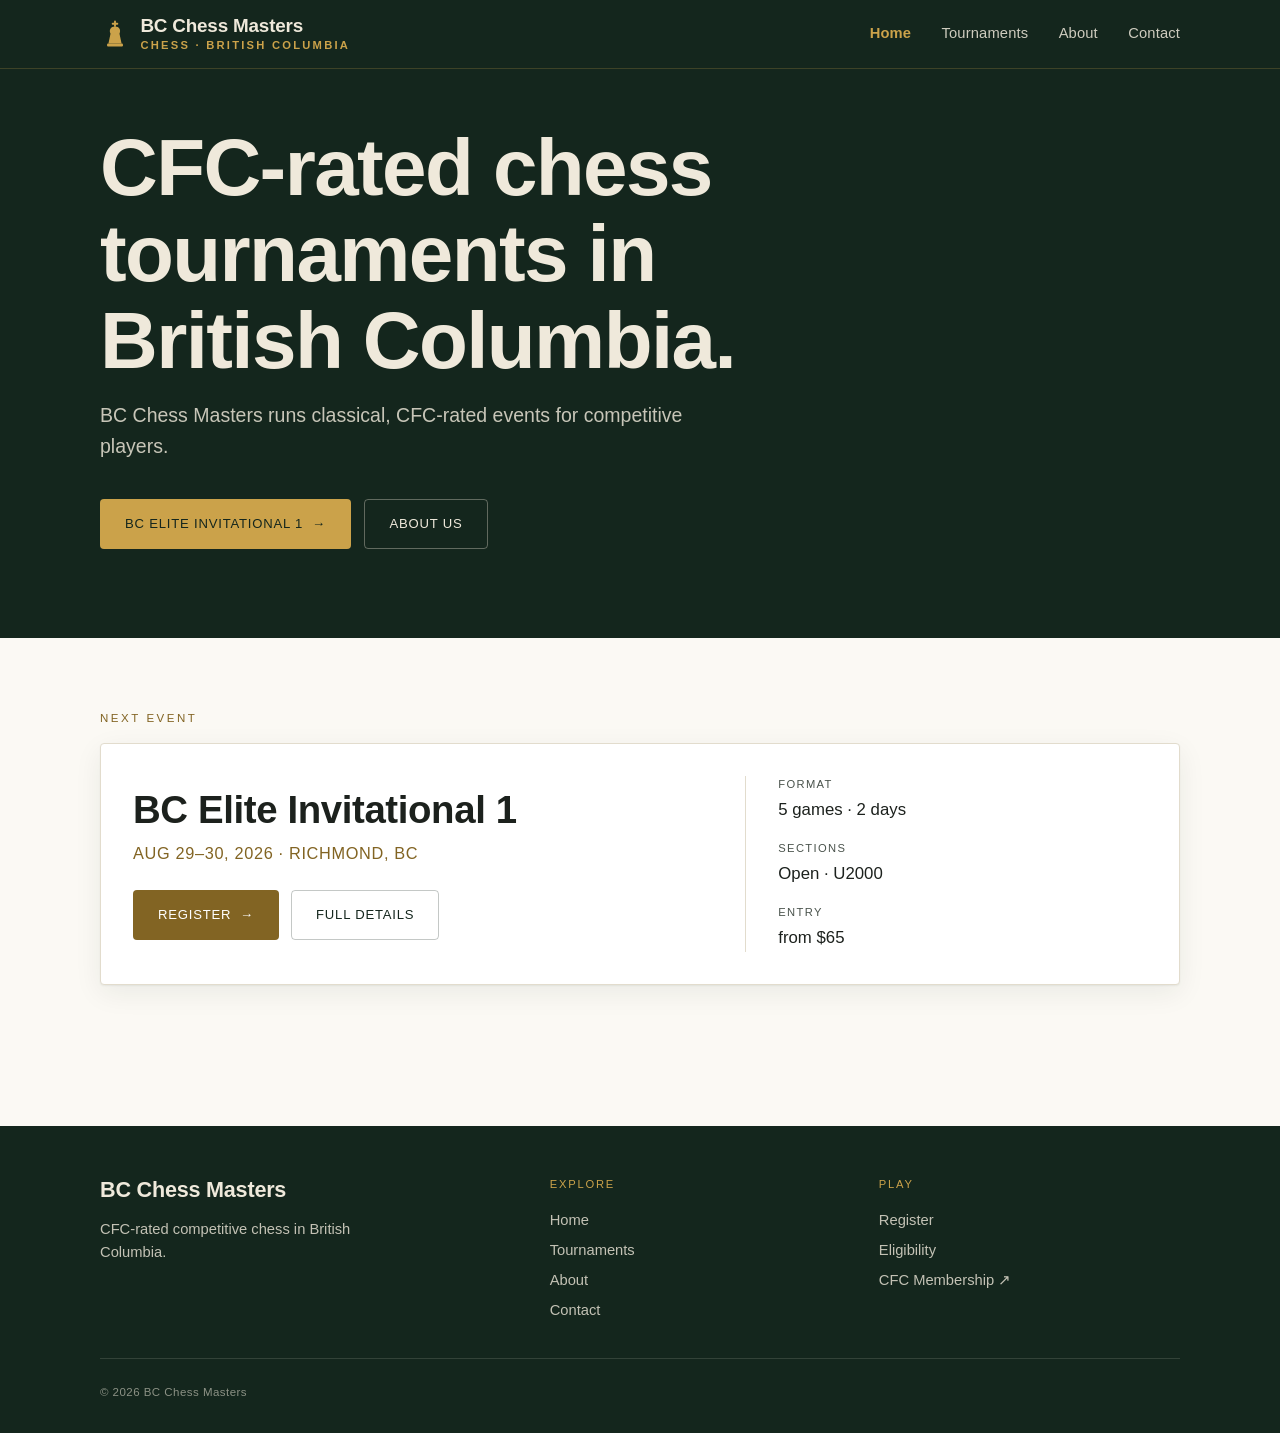
<file: index.html>
<!DOCTYPE html>
<html lang="en">
<head>
  <meta charset="UTF-8" />
  <meta name="viewport" content="width=device-width, initial-scale=1.0" />
  <title>BC Chess Masters — Competitive Chess in British Columbia</title>
  <link rel="icon" type="image/png" sizes="32x32" href="/favicon-32x32.png">
  <meta name="description" content="BC Chess Masters runs CFC-rated, master-track chess tournaments in British Columbia. Home of the BC Elite Invitational." />
  <link rel="stylesheet" href="styles.css" />
</head>
<body>
  <a class="skip-link" href="#main">Skip to content</a>
  <!-- ============ HEADER ============ -->
  <header class="site-header">
    <div class="wrap">
      <a class="brand" href="index.html" aria-label="BC Chess Masters — home">
        <svg class="mark" viewBox="0 0 32 32" aria-hidden="true">
          <path d="M16 2.5v5M13.5 5h5" stroke="#cba24a" stroke-width="2" stroke-linecap="round"/>
          <path d="M16 8c-4.6 0-6.6 3.8-4.8 7.6L9 26h14l-2.2-10.4C22.6 11.8 20.6 8 16 8Z" fill="#cba24a"/>
          <rect x="7.5" y="26" width="17" height="3.4" rx="1.2" fill="#cba24a"/>
        </svg>
        <span class="brand-name">BC Chess Masters<span class="brand-sub">Chess · British Columbia</span></span>
      </a>
      <button class="nav-toggle" aria-expanded="false" aria-controls="primary-nav" aria-label="Toggle menu">☰</button>
      <nav class="nav" id="primary-nav" aria-label="Primary">
        <a href="index.html" aria-current="page">Home</a>
        <a href="bc-elite-invitational-1.html">Tournaments</a>
        <a href="about.html">About</a>
        <a href="contact.html">Contact</a>
      </nav>
    </div>
  </header>

  <main id="main">
  <!-- ============ HERO ============ -->
  <section class="hero">
    <div class="wrap" style="padding-block: clamp(2.25rem, 4.5vw, 3.5rem) clamp(3.75rem, 7vw, 5.75rem);">
      <h1 style="font-family:var(--font-display); font-size:clamp(2.6rem,7vw,5rem); font-weight:600; letter-spacing:-.02em; max-width:16ch;">
        CFC-rated chess tournaments in British Columbia.
      </h1>
      <p class="lede" style="color:rgba(239,233,219,.82); max-width:54ch;">
        BC Chess Masters runs classical, CFC-rated events for competitive players.
      </p>
      <div style="display:flex; flex-wrap:wrap; gap:.85rem; margin-top:2.25rem;">
        <a class="btn btn--on-dark" href="bc-elite-invitational-1.html">
          BC Elite Invitational 1 <span class="arrow" aria-hidden="true">→</span>
        </a>
        <a class="btn btn--ghost-dark" href="about.html">About us</a>
      </div>
    </div>
  </section>

  <!-- ============ FEATURED EVENT ============ -->
  <section class="section">
    <div class="wrap">
      <p class="eyebrow">Next Event</p>
      <div class="card split-feature">
        <div>
          <h2 class="section-title" style="font-size:clamp(1.7rem,3.6vw,2.4rem);">BC Elite Invitational 1</h2>
          <p class="mono" style="color:var(--brass); margin-top:.6rem; letter-spacing:.04em;">AUG 29–30, 2026 · RICHMOND, BC</p>
          <div style="display:flex; flex-wrap:wrap; gap:.75rem; margin-top:1.5rem;">
            <a class="btn btn--primary" href="bc-elite-invitational-1.html#register">Register <span class="arrow" aria-hidden="true">→</span></a>
            <a class="btn btn--ghost" href="bc-elite-invitational-1.html">Full details</a>
          </div>
        </div>
        <dl class="feature-stats">
          <div><dt class="mono" style="font-size:.7rem; letter-spacing:.12em; text-transform:uppercase; color:var(--ink-soft);">Format</dt>
               <dd class="mono" style="font-size:1.05rem; margin-top:.2rem;">5 games · 2 days</dd></div>
          <div><dt class="mono" style="font-size:.7rem; letter-spacing:.12em; text-transform:uppercase; color:var(--ink-soft);">Sections</dt>
               <dd class="mono" style="font-size:1.05rem; margin-top:.2rem;">Open · U2000</dd></div>
          <div><dt class="mono" style="font-size:.7rem; letter-spacing:.12em; text-transform:uppercase; color:var(--ink-soft);">Entry</dt>
               <dd class="mono" style="font-size:1.05rem; margin-top:.2rem;">from $65</dd></div>
        </dl>
      </div>
    </div>
  </section>

  </main>

  <!-- ============ FOOTER ============ -->
  <footer class="site-footer">
    <div class="wrap">
      <div class="footer-top">
        <div class="footer-brand">
          <span class="brand-name">BC Chess Masters</span>
          <p>CFC-rated competitive chess in British Columbia.</p>
        </div>
        <div class="footer-col">
          <p class="footer-head">Explore</p>
          <a href="index.html">Home</a>
          <a href="bc-elite-invitational-1.html">Tournaments</a>
          <a href="about.html">About</a>
          <a href="contact.html">Contact</a>
        </div>
        <div class="footer-col">
          <p class="footer-head">Play</p>
          <a href="bc-elite-invitational-1.html#register">Register</a>
          <a href="bc-elite-invitational-1.html#eligibility">Eligibility</a>
          <a href="https://www.chess.ca/en/players/membership-join/" target="_blank" rel="noopener">CFC Membership ↗</a>
        </div>
      </div>
      <div class="footer-bottom">
        <span>© 2026 BC Chess Masters</span>
      </div>
    </div>
  </footer>

  <script src="main.js"></script>
</body>
</html>
</file>
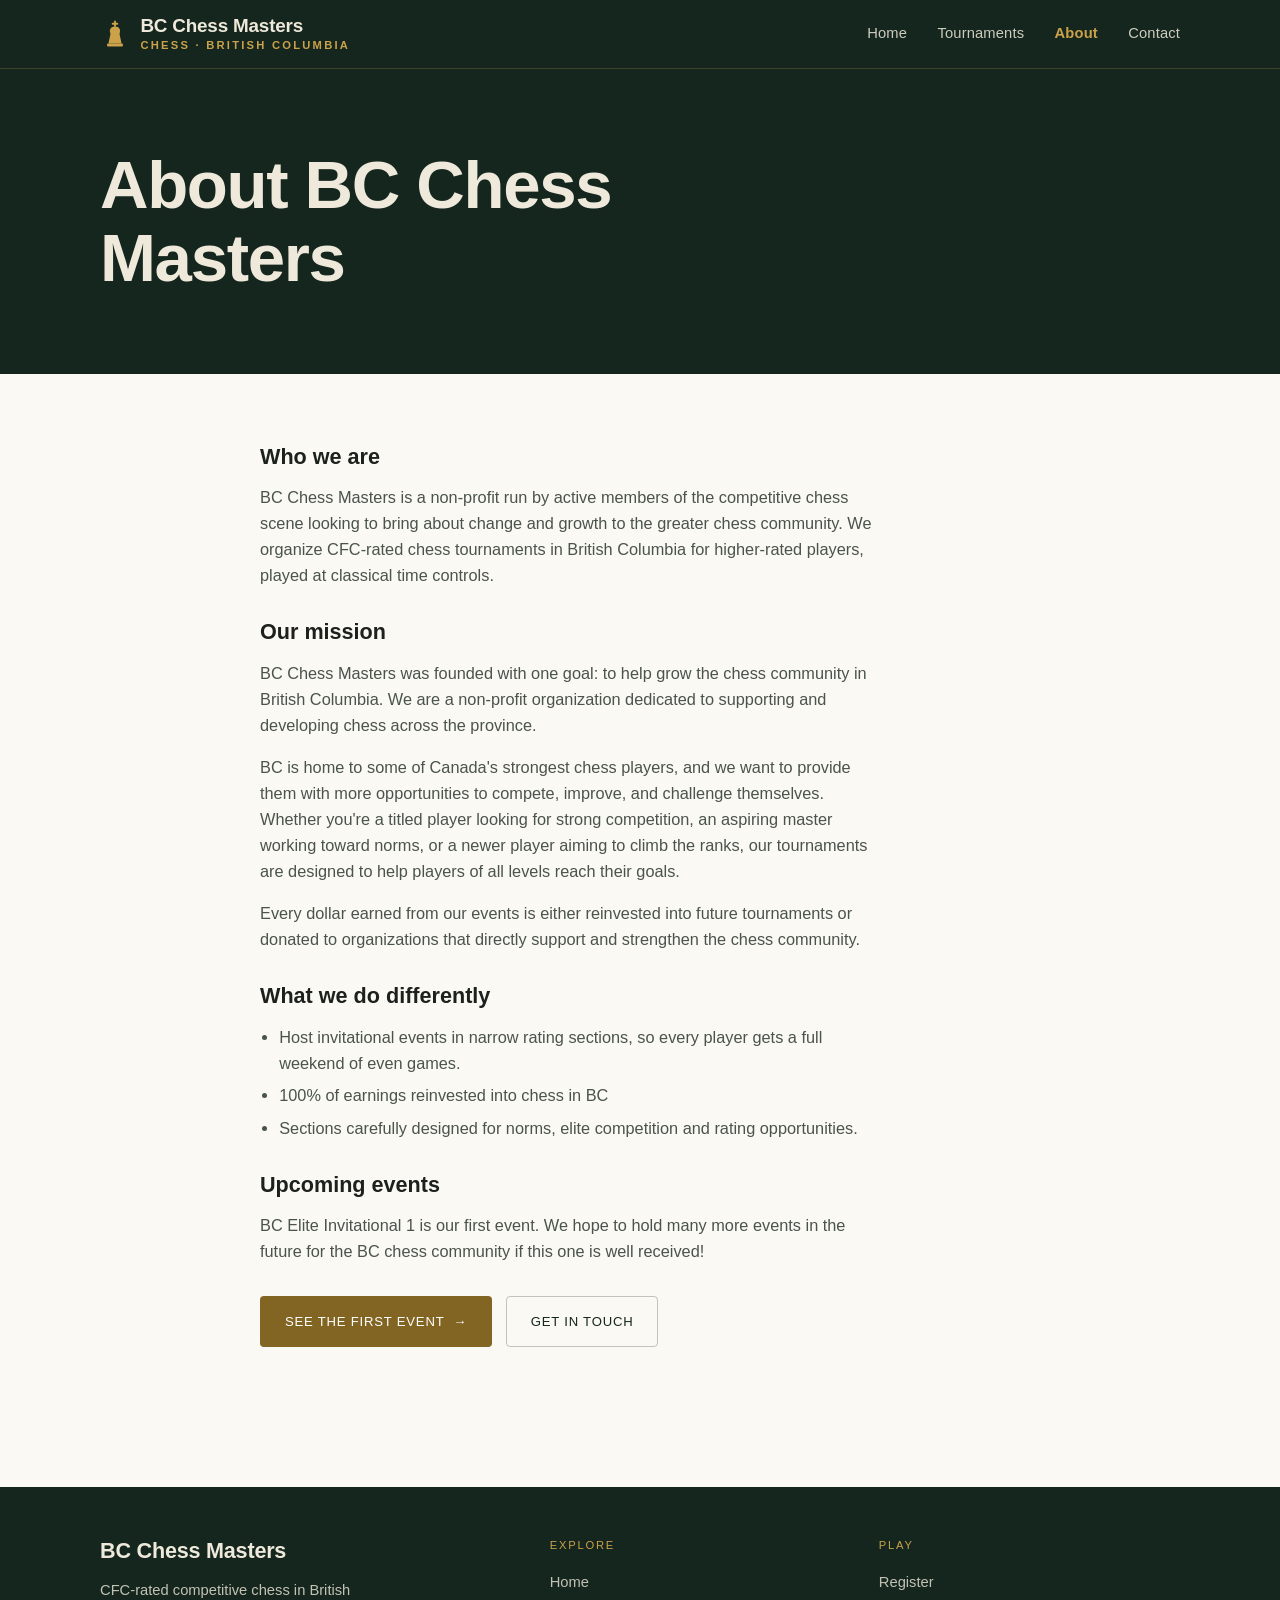
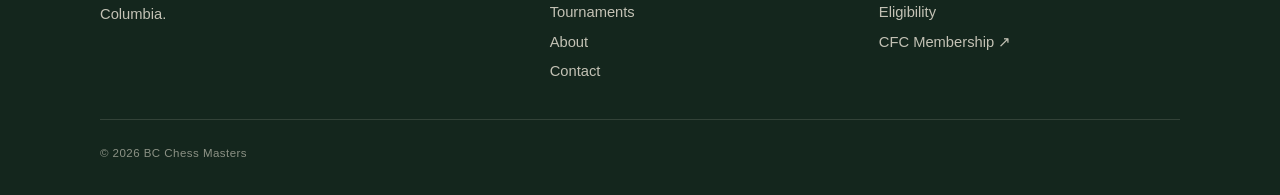
<file: about.html>
<!DOCTYPE html>
<html lang="en">
<head>
  <meta charset="UTF-8" />
  <meta name="viewport" content="width=device-width, initial-scale=1.0" />
  <title>About — BC Chess Masters</title>
  <link rel="icon" type="image/png" sizes="32x32" href="/favicon-32x32.png">
  <meta name="description" content="BC Chess Masters organizes CFC-rated, master-track chess tournaments in British Columbia." />
  <link rel="stylesheet" href="styles.css" />
</head>
<body>
  <a class="skip-link" href="#main">Skip to content</a>
  <!-- ============ HEADER ============ -->
  <header class="site-header">
    <div class="wrap">
      <a class="brand" href="index.html" aria-label="BC Chess Masters — home">
        <svg class="mark" viewBox="0 0 32 32" aria-hidden="true">
          <path d="M16 2.5v5M13.5 5h5" stroke="#cba24a" stroke-width="2" stroke-linecap="round"/>
          <path d="M16 8c-4.6 0-6.6 3.8-4.8 7.6L9 26h14l-2.2-10.4C22.6 11.8 20.6 8 16 8Z" fill="#cba24a"/>
          <rect x="7.5" y="26" width="17" height="3.4" rx="1.2" fill="#cba24a"/>
        </svg>
        <span class="brand-name">BC Chess Masters<span class="brand-sub">Chess · British Columbia</span></span>
      </a>
      <button class="nav-toggle" aria-expanded="false" aria-controls="primary-nav" aria-label="Toggle menu">☰</button>
      <nav class="nav" id="primary-nav" aria-label="Primary">
        <a href="index.html">Home</a>
        <a href="bc-elite-invitational-1.html">Tournaments</a>
        <a href="about.html" aria-current="page">About</a>
        <a href="contact.html">Contact</a>
      </nav>
    </div>
  </header>

  <main id="main">
  <!-- ============ HERO ============ -->
  <section class="hero">
    <div class="wrap" style="padding-block: clamp(3.5rem, 7vw, 5rem);">
      <h1 style="font-family:var(--font-display); font-size:clamp(2.4rem,6vw,4.2rem); font-weight:600; letter-spacing:-.02em; max-width:16ch;">
        About BC Chess Masters
      </h1>
    </div>
  </section>

  <!-- ============ STORY ============ -->
  <section class="section">
    <div class="wrap-narrow prose">
      <h2>Who we are</h2>
      <p>
        BC Chess Masters is a non-profit run by active members of the competitive chess scene looking to bring about
        change and growth to the greater chess community. We organize CFC-rated chess tournaments in British Columbia
        for higher-rated players, played at classical time controls.
      </p>

      <h2>Our mission</h2>
      <p>
        BC Chess Masters was founded with one goal: to help grow the chess community in British Columbia. We are a
        non-profit organization dedicated to supporting and developing chess across the province.
      </p>
      <p>
        BC is home to some of Canada's strongest chess players, and we want to provide them with more opportunities to
        compete, improve, and challenge themselves. Whether you're a titled player looking for strong competition, an
        aspiring master working toward norms, or a newer player aiming to climb the ranks, our tournaments are designed
        to help players of all levels reach their goals.
      </p>
      <p>
        Every dollar earned from our events is either reinvested into future tournaments or donated to organizations
        that directly support and strengthen the chess community.
      </p>

      <h2>What we do differently</h2>
      <ul>
        <li>Host invitational events in narrow rating sections, so every player gets a full weekend of even games.</li>
        <li>100% of earnings reinvested into chess in BC</li>
        <li>Sections carefully designed for norms, elite competition and rating opportunities.</li>
      </ul>

      <h2>Upcoming events</h2>
      <p>
        BC Elite Invitational 1 is our first event. We hope to hold many more events in the future for the BC chess community if this one is well received!
      </p>

      <div style="margin-top:2rem; display:flex; flex-wrap:wrap; gap:.85rem;">
        <a class="btn btn--primary" href="bc-elite-invitational-1.html">See the first event <span class="arrow" aria-hidden="true">→</span></a>
        <a class="btn btn--ghost" href="contact.html">Get in touch</a>
      </div>
    </div>
  </section>

  </main>

  <!-- ============ FOOTER ============ -->
  <footer class="site-footer">
    <div class="wrap">
      <div class="footer-top">
        <div class="footer-brand">
          <span class="brand-name">BC Chess Masters</span>
          <p>CFC-rated competitive chess in British Columbia.</p>
        </div>
        <div class="footer-col">
          <p class="footer-head">Explore</p>
          <a href="index.html">Home</a>
          <a href="bc-elite-invitational-1.html">Tournaments</a>
          <a href="about.html">About</a>
          <a href="contact.html">Contact</a>
        </div>
        <div class="footer-col">
          <p class="footer-head">Play</p>
          <a href="bc-elite-invitational-1.html#register">Register</a>
          <a href="bc-elite-invitational-1.html#eligibility">Eligibility</a>
          <a href="https://www.chess.ca/en/players/membership-join/" target="_blank" rel="noopener">CFC Membership ↗</a>
        </div>
      </div>
      <div class="footer-bottom">
        <span>© 2026 BC Chess Masters</span>
      </div>
    </div>
  </footer>

  <script src="main.js"></script>
</body>
</html>
</file>
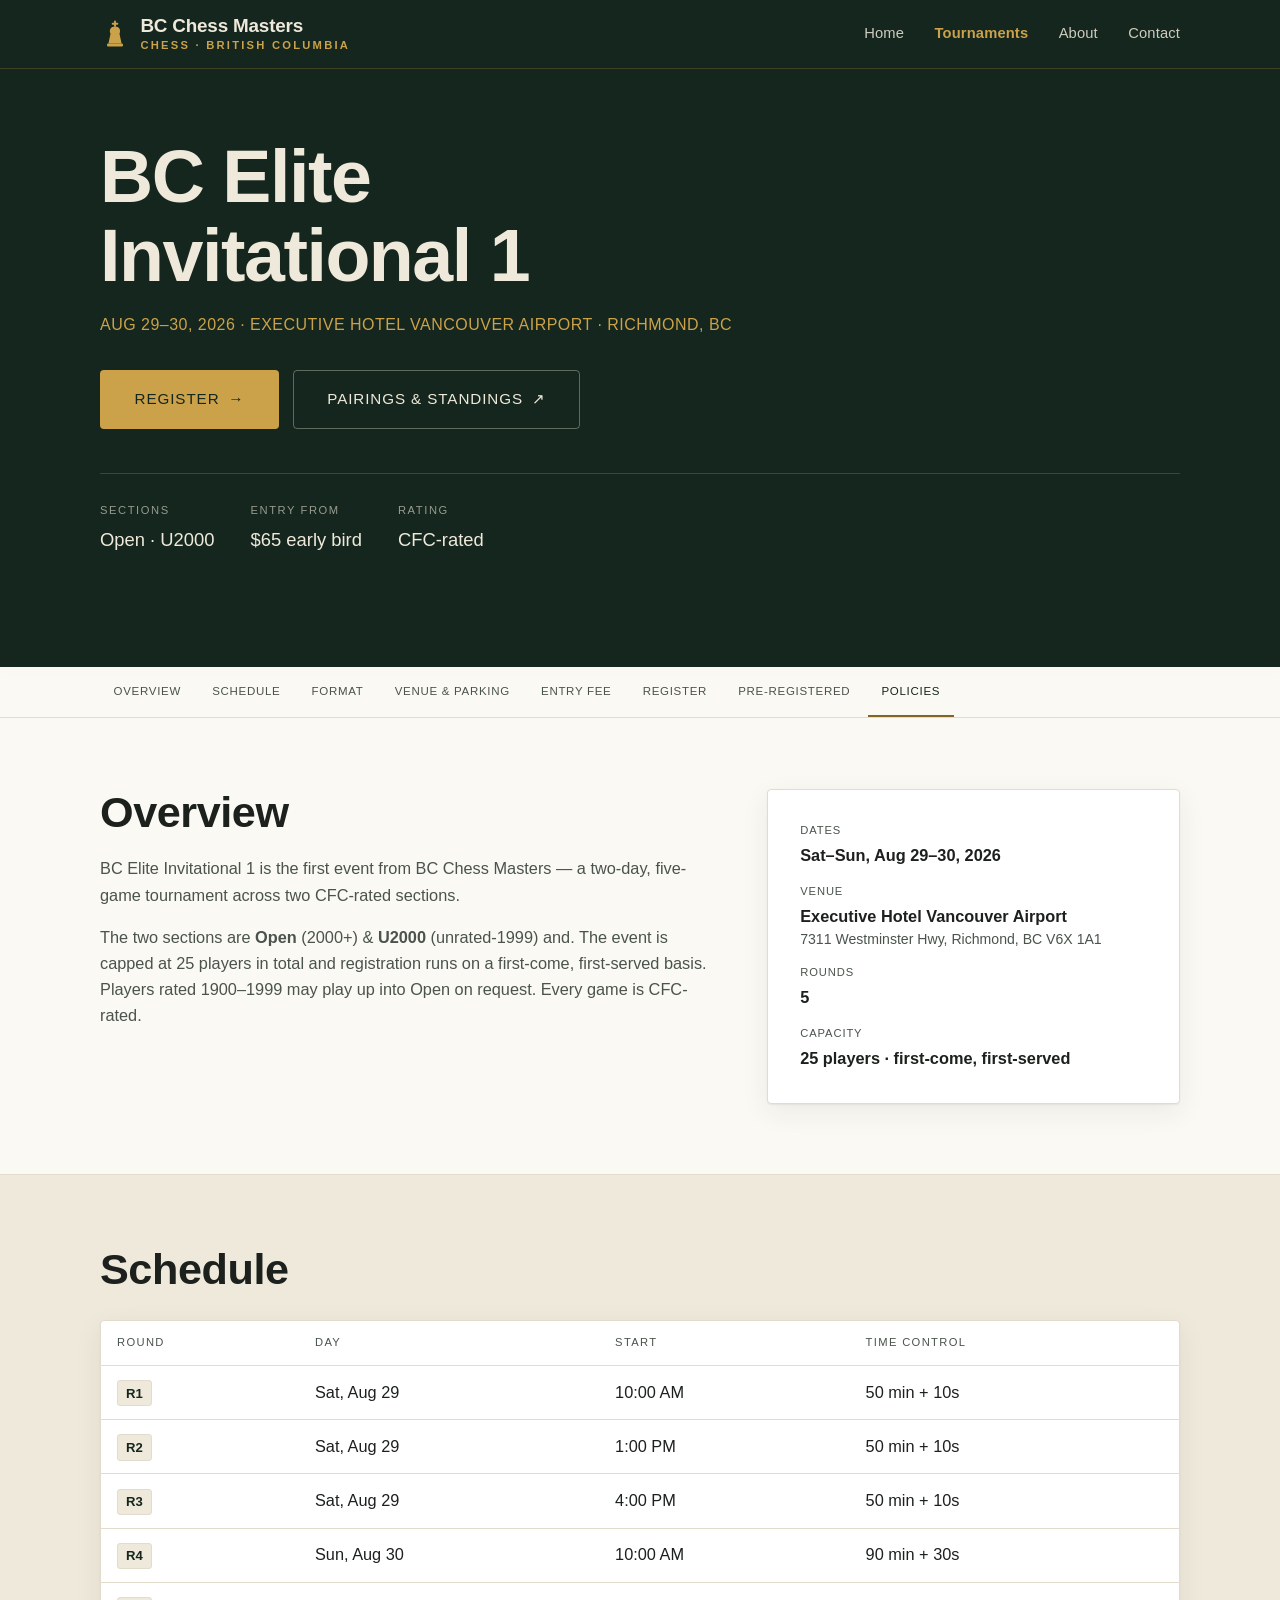
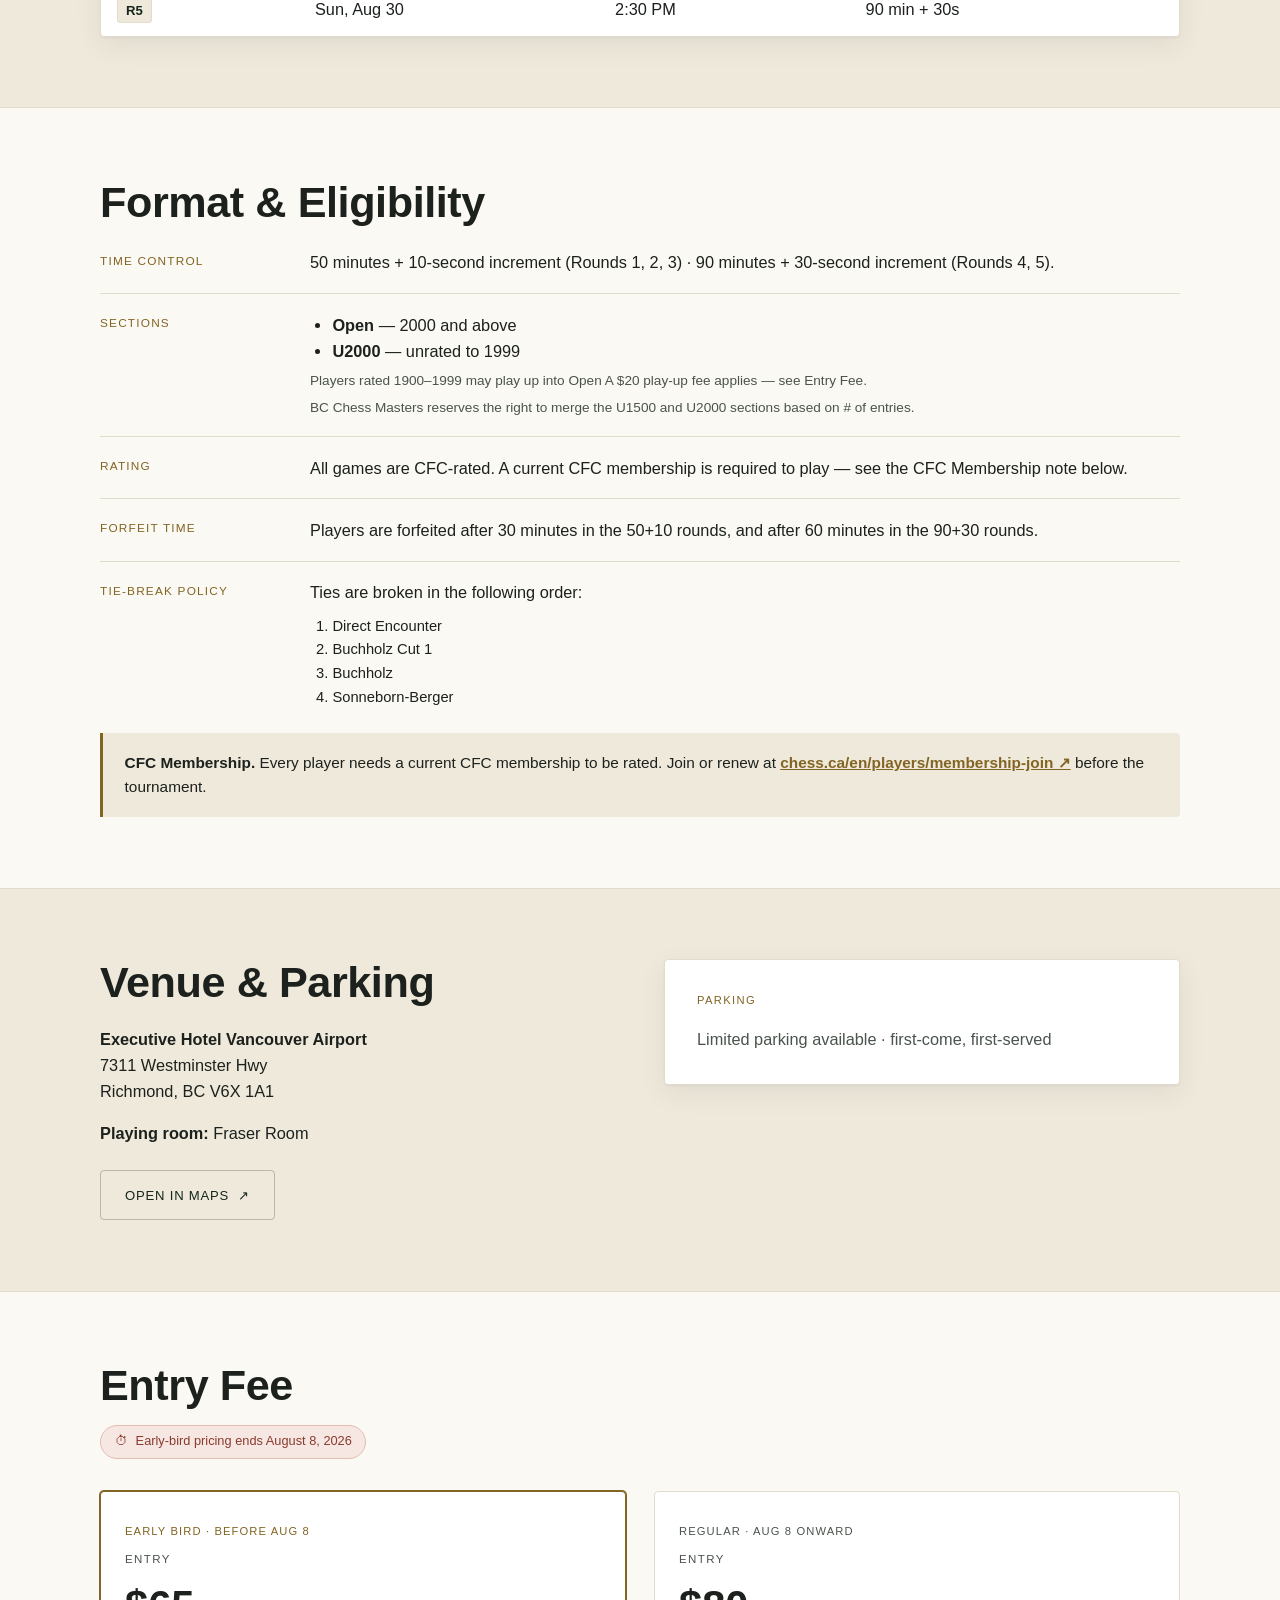
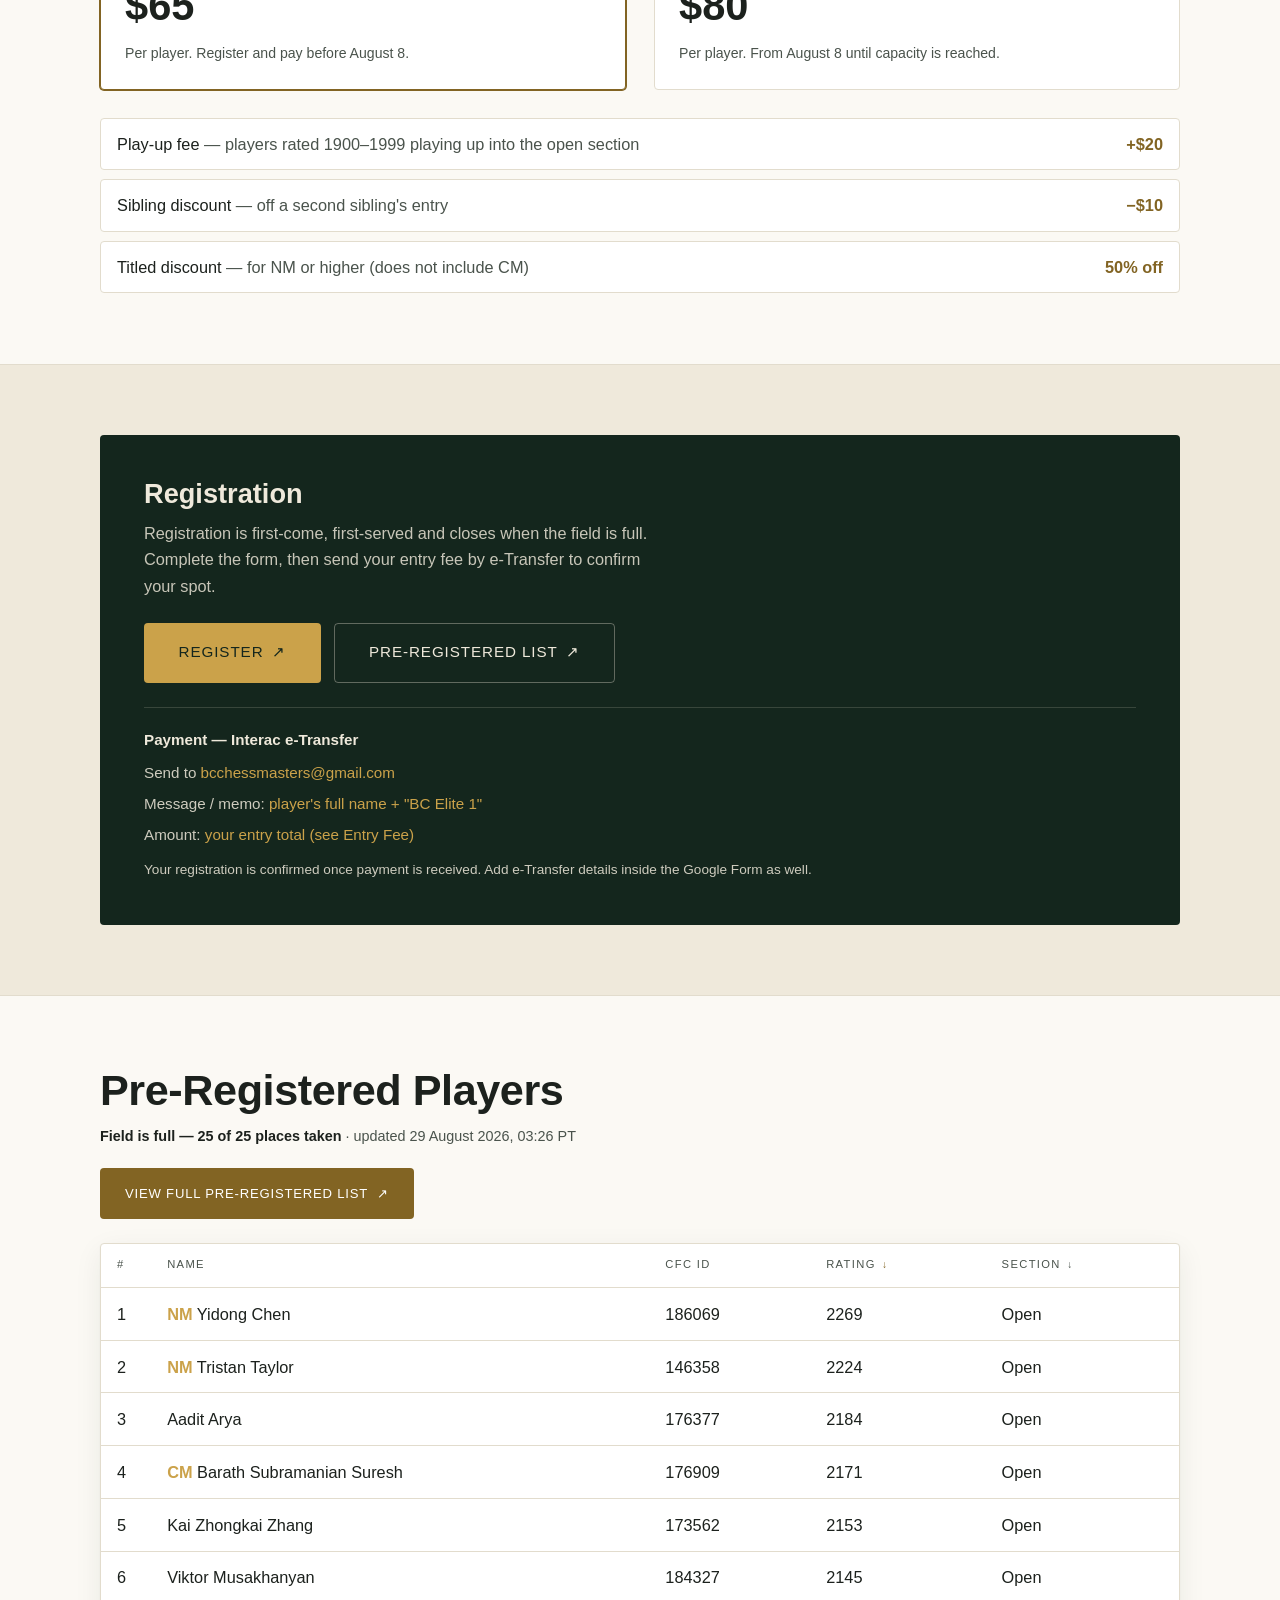
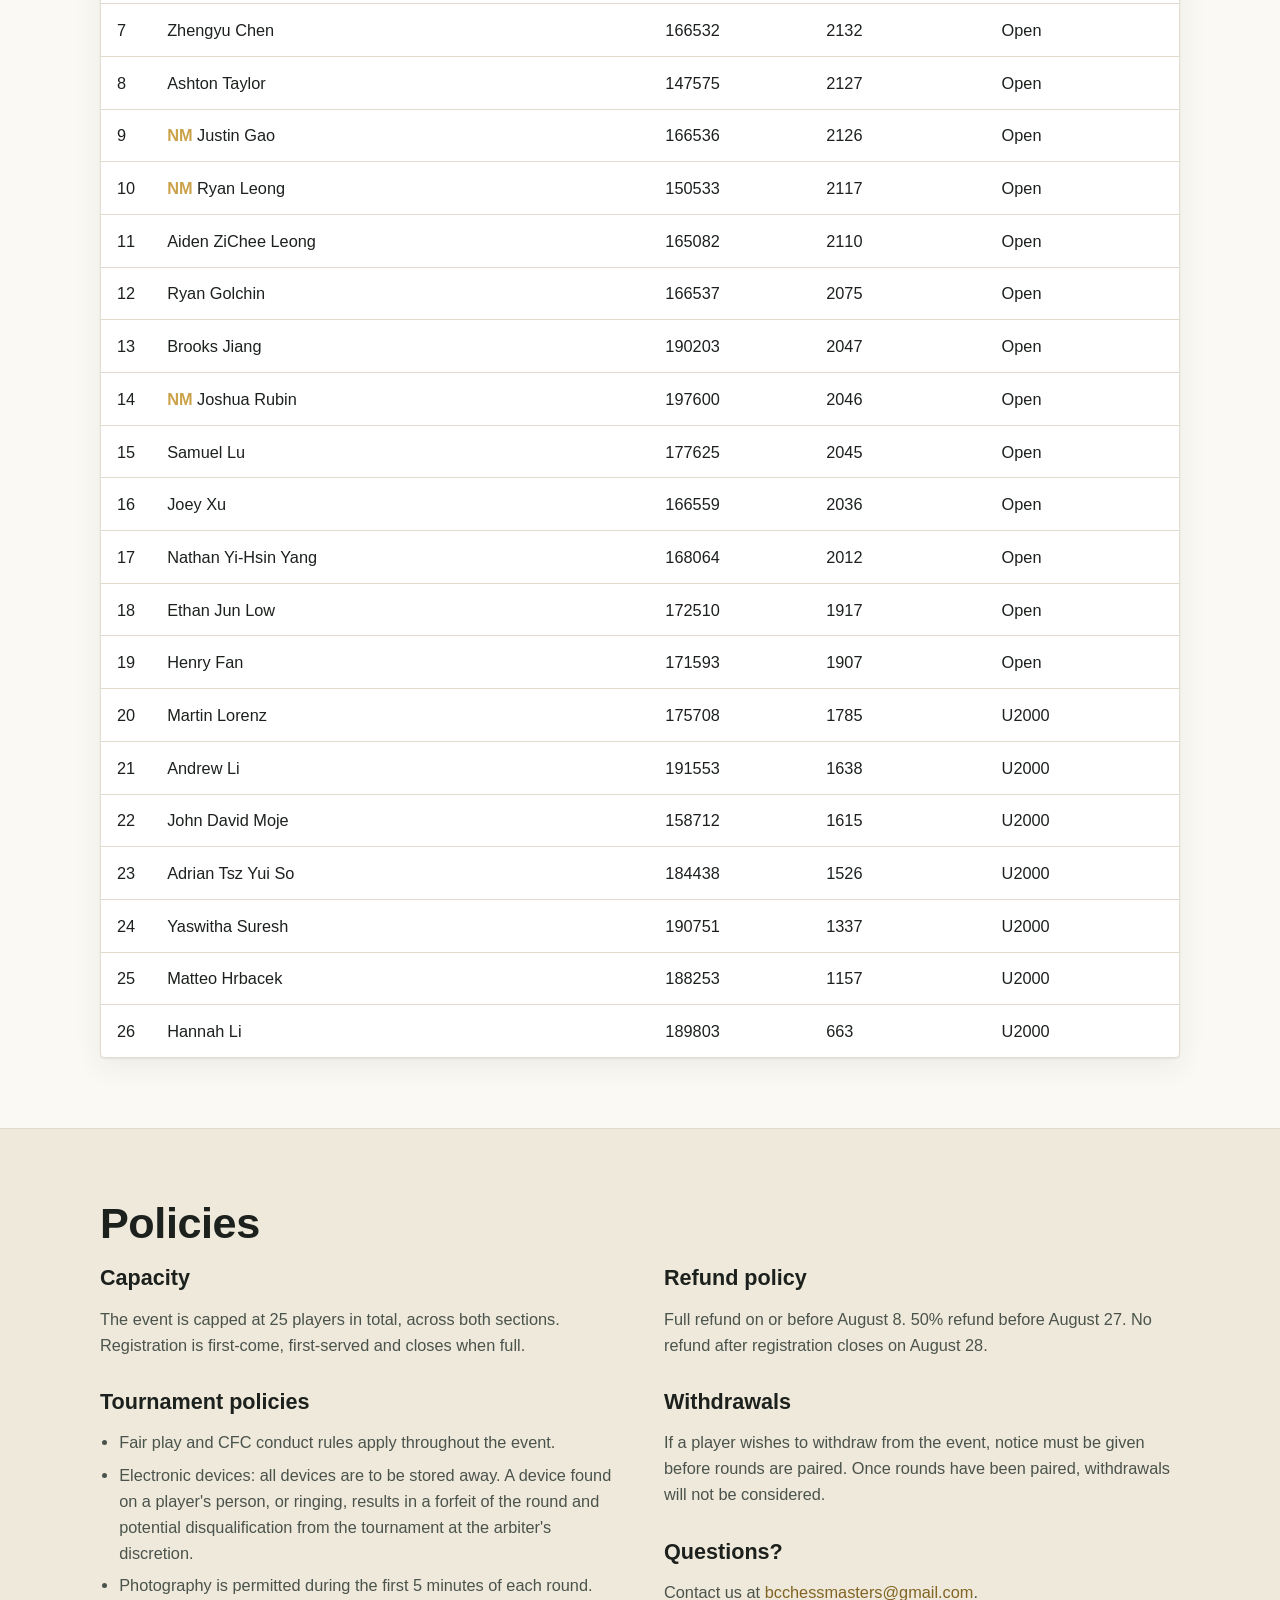
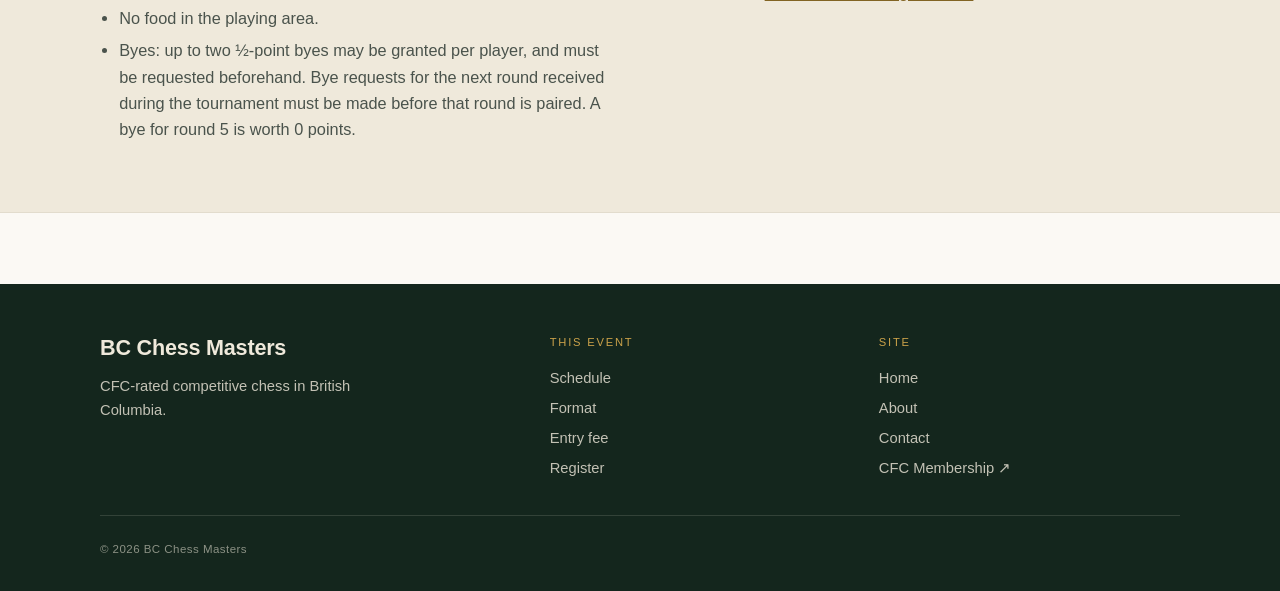
<file: bc-elite-invitational-1.html>
<!DOCTYPE html>
<html lang="en">

<head>
  <meta charset="UTF-8" />
  <meta name="viewport" content="width=device-width, initial-scale=1.0" />
  <title>BC Elite Invitational 1 — BC Chess Masters</title>
  <link rel="icon" type="image/png" sizes="32x32" href="/favicon-32x32.png">
  <meta name="description"
    content="BC Elite Invitational 1 — a CFC-rated invitational in two sections (Open & U2000), Aug 29–30 2026 at the Executive Hotel Vancouver Airport, Richmond BC. Schedule, format, entry fee, and registration." />
  <link rel="stylesheet" href="styles.css" />
</head>

<body>
  <a class="skip-link" href="#main">Skip to content</a>
  <!-- ============ HEADER ============ -->
  <header class="site-header">
    <div class="wrap">
      <a class="brand" href="index.html" aria-label="BC Chess Masters — home">
        <svg class="mark" viewBox="0 0 32 32" aria-hidden="true">
          <path d="M16 2.5v5M13.5 5h5" stroke="#cba24a" stroke-width="2" stroke-linecap="round" />
          <path d="M16 8c-4.6 0-6.6 3.8-4.8 7.6L9 26h14l-2.2-10.4C22.6 11.8 20.6 8 16 8Z" fill="#cba24a" />
          <rect x="7.5" y="26" width="17" height="3.4" rx="1.2" fill="#cba24a" />
        </svg>
        <span class="brand-name">BC Chess Masters<span class="brand-sub">Chess · British Columbia</span></span>
      </a>
      <button class="nav-toggle" aria-expanded="false" aria-controls="primary-nav" aria-label="Toggle menu">☰</button>
      <nav class="nav" id="primary-nav" aria-label="Primary">
        <a href="index.html">Home</a>
        <a href="bc-elite-invitational-1.html" aria-current="page">Tournaments</a>
        <a href="about.html">About</a>
        <a href="contact.html">Contact</a>
      </nav>
    </div>
  </header>

  <main id="main">
    <!-- ============ HERO ============ -->
    <section class="hero">
      <div class="wrap" style="padding-block: clamp(2.75rem, 5.5vw, 4.25rem) clamp(4.25rem, 9vw, 7rem);">
        <h1
          style="font-family:var(--font-display); font-size:clamp(2.4rem,6.5vw,4.6rem); font-weight:600; letter-spacing:-.02em; max-width:14ch;">
          BC Elite Invitational 1
        </h1>
        <p class="mono" style="color:var(--brass-lit); margin-top:1rem; font-size:1rem; letter-spacing:.03em;">
          AUG 29–30, 2026 · EXECUTIVE HOTEL VANCOUVER AIRPORT · RICHMOND, BC
        </p>
        <div style="display:flex; flex-wrap:wrap; gap:.85rem; margin-top:2rem;">
          <a class="btn btn--on-dark btn--lg" href="#register">Register <span class="arrow"
              aria-hidden="true">→</span></a>
          <a class="btn btn--ghost-dark btn--lg"
            href="https://www.chessroster.com/tournaments/zM6U0Rqd5xUe"
            target="_blank" rel="noopener">Pairings & Standings <span class="arrow" aria-hidden="true">↗</span></a>
        </div>
        <!-- quick facts -->
        <div
          style="display:flex; flex-wrap:wrap; gap:2.25rem; margin-top:2.75rem; padding-top:1.75rem; border-top:1px solid rgba(239,233,219,.16);">
          <div>
            <div class="mono"
              style="font-size:.7rem; letter-spacing:.14em; text-transform:uppercase; color:rgba(239,233,219,.6);">
              Sections</div>
            <div class="mono" style="font-size:1.15rem; color:var(--ivory); margin-top:.3rem;">Open · U2000</div>
          </div>
          <div>
            <div class="mono"
              style="font-size:.7rem; letter-spacing:.14em; text-transform:uppercase; color:rgba(239,233,219,.6);">Entry
              from</div>
            <div class="mono" style="font-size:1.15rem; color:var(--ivory); margin-top:.3rem;">$65 early bird</div>
          </div>
          <div>
            <div class="mono"
              style="font-size:.7rem; letter-spacing:.14em; text-transform:uppercase; color:rgba(239,233,219,.6);">
              Rating</div>
            <div class="mono" style="font-size:1.15rem; color:var(--ivory); margin-top:.3rem;">CFC-rated</div>
          </div>
        </div>
      </div>
    </section>

    <!-- ============ SUB-NAV ============ -->
    <nav class="subnav" aria-label="On this page">
      <div class="wrap">
        <a href="#overview">Overview</a>
        <a href="#schedule">Schedule</a>
        <a href="#format">Format</a>
        <a href="#venue">Venue &amp; Parking</a>
        <a href="#fees">Entry Fee</a>
        <a href="#register">Register</a>
        <a href="#players">Pre-Registered</a>
        <a href="#policies">Policies</a>
      </div>
    </nav>

    <!-- ============ OVERVIEW ============ -->
    <section class="section" id="overview">
      <div class="wrap anchor split-wide">
        <div>
          <h2 class="section-title">Overview</h2>
          <div class="prose" style="margin-top:1.25rem;">
            <p>
              BC Elite Invitational 1 is the first event from BC Chess Masters — a two-day, five-game tournament
              across two CFC-rated sections.
            </p>
            <p>
              The two sections are <strong>Open</strong> (2000+) & <strong>U2000</strong> (unrated-1999) and. The event is capped at 25 players in total and registration
              runs on a first-come, first-served basis. Players rated 1900–1999 may play up into Open on request. Every game is CFC-rated.
            </p>
          </div>
        </div>
        <aside class="card" style="align-self:start;">
          <dl style="display:grid; gap:.9rem;">
            <div>
              <dt class="mono"
                style="font-size:.7rem; color:var(--ink-soft); text-transform:uppercase; letter-spacing:.08em;">Dates
              </dt>
              <dd style="margin-top:.15rem; font-weight:600;">Sat–Sun, Aug 29–30, 2026</dd>
            </div>
            <div>
              <dt class="mono"
                style="font-size:.7rem; color:var(--ink-soft); text-transform:uppercase; letter-spacing:.08em;">Venue
              </dt>
              <dd style="margin-top:.25rem; line-height:1.4;">
                <span style="display:block; font-weight:600; color:var(--ink);">Executive Hotel Vancouver Airport</span>
                <span style="display:block; font-size:.88rem; color:var(--ink-soft); margin-top:.15rem;">7311 Westminster Hwy, Richmond, BC V6X 1A1</span>
              </dd>
            </div>
            <div>
              <dt class="mono"
                style="font-size:.7rem; color:var(--ink-soft); text-transform:uppercase; letter-spacing:.08em;">Rounds
              </dt>
              <dd style="margin-top:.15rem; font-weight:600;">5</dd>
            </div>
            <div>
              <dt class="mono"
                style="font-size:.7rem; color:var(--ink-soft); text-transform:uppercase; letter-spacing:.08em;">Capacity
              </dt>
              <dd style="margin-top:.15rem; font-weight:600;">25 players · first-come, first-served</dd>
            </div>
          </dl>
        </aside>
      </div>
    </section>

    <!-- ============ SCHEDULE ============ -->
    <section class="section section--ivory" id="schedule">
      <div class="wrap anchor">
        <h2 class="section-title">Schedule</h2>

        <div class="table-scroll card" style="margin-top:1.75rem; padding:0;">
          <table class="data" style="min-width:540px;">
            <thead>
              <tr>
                <th>Round</th>
                <th>Day</th>
                <th>Start</th>
                <th>Time control</th>
              </tr>
            </thead>
            <tbody>
              <tr>
                <td><span class="round-tag">R1</span></td>
                <td>Sat, Aug 29</td>
                <td class="num">10:00 AM</td>
                <td class="num">50 min + 10s</td>
              </tr>
              <tr>
                <td><span class="round-tag">R2</span></td>
                <td>Sat, Aug 29</td>
                <td class="num">1:00 PM</td>
                <td class="num">50 min + 10s</td>
              </tr>
              <tr>
                <td><span class="round-tag">R3</span></td>
                <td>Sat, Aug 29</td>
                <td class="num">4:00 PM</td>
                <td class="num">50 min + 10s</td>
              </tr>
              <tr>
                <td><span class="round-tag">R4</span></td>
                <td>Sun, Aug 30</td>
                <td class="num">10:00 AM</td>
                <td class="num">90 min + 30s</td>
              </tr>
              <tr>
                <td><span class="round-tag">R5</span></td>
                <td>Sun, Aug 30</td>
                <td class="num">2:30 PM</td>
                <td class="num">90 min + 30s</td>
              </tr>
            </tbody>
          </table>
        </div>
      </div>
    </section>

    <!-- ============ FORMAT ============ -->
    <section class="section" id="format">
      <div class="wrap anchor" id="eligibility">
        <h2 class="section-title">Format &amp; Eligibility</h2>
        <dl class="spec-list">
          <div class="spec">
            <dt>Time control</dt>
            <dd>50 minutes + 10-second increment (Rounds 1, 2, 3) · 90 minutes + 30-second increment (Rounds 4, 5).</dd>
          </div>
          <div class="spec">
            <dt>Sections</dt>
            <dd>
              <ul class="mono" style="margin:0 0 .4rem; padding-left:1.4rem; color:var(--ink);">
                <li><strong>Open</strong> — 2000 and above</li>
                <li><strong>U2000</strong> — unrated to 1999</li>
              </ul>
              <small>Players rated 1900–1999 may play up into Open
                A $20 play-up fee applies — see Entry Fee.</small>
                <small>BC Chess Masters reserves the right to merge the U1500 and U2000 sections based on # of entries.</small>
            </dd>
          </div>
          <div class="spec">
            <dt>Rating</dt>
            <dd>All games are CFC-rated. A current CFC membership is required to play — see the CFC Membership note
              below.</dd>
          </div>
          <div class="spec">
            <dt>Forfeit time</dt>
            <dd>Players are forfeited after 30 minutes in the 50+10 rounds, and after 60 minutes in the 90+30 rounds.</dd>
          </div>
          <div class="spec">
            <dt>Tie-break policy</dt>
            <dd>
              Ties are broken in the following order:
              <ol class="mono" style="margin:.6rem 0 0; padding-left:1.4rem; font-size:.92rem; color:var(--ink);">
                <li>Direct Encounter</li>
                <li>Buchholz Cut 1</li>
                <li>Buchholz</li>
                <li>Sonneborn-Berger</li>
              </ol>
            </dd>
          </div>
        </dl>

        <div class="callout">
          <p><strong>CFC Membership.</strong> Every player needs a current CFC membership to be rated.
            Join or renew at <a href="https://www.chess.ca/en/players/membership-join/" target="_blank"
              rel="noopener">chess.ca/en/players/membership-join ↗</a> before the tournament.</p>
        </div>
      </div>
    </section>

    <!-- ============ VENUE ============ -->
    <section class="section section--ivory" id="venue">
      <div class="wrap anchor split">
        <div>
          <h2 class="section-title">Venue &amp; Parking</h2>
          <p class="prose" style="margin-top:1.25rem;">
            <strong>Executive Hotel Vancouver Airport</strong>
            <span style="display:block;">7311 Westminster Hwy</span>
            <span style="display:block;">Richmond, BC V6X 1A1</span>
          </p>
          <p style="margin-top:1rem;"><strong>Playing room:</strong> Fraser Room</p>
          <p style="margin-top:1.5rem;">
            <a class="btn btn--ghost"
              href="https://maps.google.com/?q=Executive+Hotel+Vancouver+Airport+7311+Westminster+Hwy+Richmond+BC"
              target="_blank" rel="noopener">Open in Maps <span class="arrow" aria-hidden="true">↗</span></a>
          </p>
        </div>
        <div class="card" style="align-self:start;">
          <p class="mono"
            style="font-size:.7rem; letter-spacing:.12em; text-transform:uppercase; color:var(--brass); margin-bottom:1rem;">
            Parking</p>
          <p style="color:var(--ink-soft);">
            Limited parking available · first-come, first-served
          </p>
        </div>
      </div>
    </section>

    <!-- ============ ENTRY FEE ============ -->
    <section class="section" id="fees">
      <div class="wrap anchor">
        <h2 class="section-title">Entry Fee</h2>
        <p class="deadline" style="margin-top:1rem;"><span aria-hidden="true">⏱</span> Early-bird pricing ends August 8, 2026</p>

        <div class="fee-grid">
          <div class="fee is-early">
            <span class="fee-flag">Early bird · before Aug 8</span>
            <div class="fee-label">Entry</div>
            <div class="fee-amount">$65</div>
            <div class="fee-note">Per player. Register and pay before August 8.</div>
          </div>
          <div class="fee">
            <span class="fee-flag" style="color:var(--ink-soft);">Regular · Aug 8 onward</span>
            <div class="fee-label">Entry</div>
            <div class="fee-amount">$80</div>
            <div class="fee-note">Per player. From August 8 until capacity is reached.</div>
          </div>
        </div>

        <div class="addons">
          <div class="addon">
            <span>Play-up fee <span style="color:var(--ink-soft);">— players rated 1900–1999 playing up
                into the open section</span></span>
            <span class="addon-price">+$20</span>
          </div>
          <div class="addon">
            <span>Sibling discount <span style="color:var(--ink-soft);">— off a second sibling's entry</span></span>
            <span class="addon-price">−$10</span>
          </div>
          <div class="addon">
            <span>Titled discount <span style="color:var(--ink-soft);">— for NM or higher (does not include CM)</span></span>
            <span class="addon-price">50% off</span>
          </div>
        </div>

      </div>
    </section>

    <!-- ============ REGISTER ============ -->
    <section class="section section--ivory" id="register">
      <div class="wrap anchor">
        <div class="register">
          <h3>Registration</h3>
          <p style="color:rgba(239,233,219,.82); margin-top:.75rem; max-width:56ch;">
            Registration is first-come, first-served and closes when the field is full.
            Complete the form, then send your entry fee by e-Transfer to confirm your spot.
          </p>

          <div style="display:flex; flex-wrap:wrap; gap:.85rem; margin-top:1.5rem;">
            <a class="btn btn--on-dark btn--lg" href="https://forms.gle/xxU7TobD2WVEtjGB9" target="_blank" rel="noopener">
              Register <span class="arrow" aria-hidden="true">↗</span>
            </a>
            <a class="btn btn--ghost-dark btn--lg"
              href="https://docs.google.com/spreadsheets/d/1E0zHd-QNEP4X7fbJtSaCse9mdFyvECEOqt2R8hkkYGY/edit?usp=sharing"
              target="_blank" rel="noopener">
              Pre-registered list <span class="arrow" aria-hidden="true">↗</span>
            </a>
          </div>
        

          <div class="etransfer">
            <p style="color:var(--ivory); font-weight:600; margin-bottom:.6rem;">Payment — Interac e-Transfer</p>
            <p>Send to <span class="kv">bcchessmasters@gmail.com</span></p>
            <p style="margin-top:.4rem;">Message / memo: <span class="kv">player's full name + "BC Elite 1"</span></p>
            <p style="margin-top:.4rem;">Amount: <span class="kv">your entry total (see Entry Fee)</span></p>
            <p style="margin-top:.75rem; font-size:.85rem;">Your registration is confirmed once payment is received. Add
              e-Transfer details inside the Google Form as well.</p>
          </div>
        </div>
      </div>
    </section>

    <!-- ============ PRE-REGISTERED ============ -->
    <section class="section" id="players">
      <div class="wrap anchor">
        <h2 class="section-title">Pre-Registered Players</h2>
        <p class="roster-meta mono">
          <span class="roster-count"><!-- roster-count:start -->Field is full — 25 of 25 places taken<!-- roster-count:end --></span>
          · updated <!-- roster-updated:start --><time datetime="2026-08-29T03:26:00-07:00">29 August 2026, 03:26 PT</time><!-- roster-updated:end -->
        </p>
        <div style="margin-top:1.25rem;">
          <a class="btn btn--primary"
            href="https://docs.google.com/spreadsheets/d/1E0zHd-QNEP4X7fbJtSaCse9mdFyvECEOqt2R8hkkYGY/edit?usp=sharing"
            target="_blank" rel="noopener">View full pre-registered list <span class="arrow"
              aria-hidden="true">↗</span></a>
        </div>
        <div class="table-scroll card" style="margin-top:1.5rem; padding:0;">
          <table class="data" data-sortable style="min-width:620px;">
            <thead>
              <tr>
                <th style="width:3rem;">#</th>
                <th>Name</th>
                <th>CFC ID</th>
                <th aria-sort="descending">
                  <button type="button" class="th-sort" data-type="number">Rating<span class="th-arrow"
                      aria-hidden="true">↓</span></button>
                </th>
                <th aria-sort="none">
                  <button type="button" class="th-sort" data-type="section">Section<span class="th-arrow"
                      aria-hidden="true">↓</span></button>
                </th>
              </tr>
            </thead>
            <tbody>
              <!-- roster:start -->
              <tr>
                <td class="num">1</td>
                <td><abbr class="title-abbr" title="National Master">NM</abbr> Yidong Chen</td>
                <td class="num">186069</td>
                <td class="num">2269</td>
                <td>Open</td>
              </tr>
              <tr>
                <td class="num">2</td>
                <td><abbr class="title-abbr" title="National Master">NM</abbr> Tristan Taylor</td>
                <td class="num">146358</td>
                <td class="num">2224</td>
                <td>Open</td>
              </tr>
              <tr>
                <td class="num">3</td>
                <td>Aadit Arya</td>
                <td class="num">176377</td>
                <td class="num">2184</td>
                <td>Open</td>
              </tr>
              <tr>
                <td class="num">4</td>
                <td><abbr class="title-abbr" title="Candidate Master">CM</abbr> Barath Subramanian Suresh</td>
                <td class="num">176909</td>
                <td class="num">2171</td>
                <td>Open</td>
              </tr>
              <tr>
                <td class="num">5</td>
                <td>Kai Zhongkai Zhang</td>
                <td class="num">173562</td>
                <td class="num">2153</td>
                <td>Open</td>
              </tr>
              <tr>
                <td class="num">6</td>
                <td>Viktor Musakhanyan</td>
                <td class="num">184327</td>
                <td class="num">2145</td>
                <td>Open</td>
              </tr>
              <tr>
                <td class="num">7</td>
                <td>Zhengyu Chen</td>
                <td class="num">166532</td>
                <td class="num">2132</td>
                <td>Open</td>
              </tr>
              <tr>
                <td class="num">8</td>
                <td>Ashton Taylor</td>
                <td class="num">147575</td>
                <td class="num">2127</td>
                <td>Open</td>
              </tr>
              <tr>
                <td class="num">9</td>
                <td><abbr class="title-abbr" title="National Master">NM</abbr> Justin Gao</td>
                <td class="num">166536</td>
                <td class="num">2126</td>
                <td>Open</td>
              </tr>
              <tr>
                <td class="num">10</td>
                <td><abbr class="title-abbr" title="National Master">NM</abbr> Ryan Leong</td>
                <td class="num">150533</td>
                <td class="num">2117</td>
                <td>Open</td>
              </tr>
              <tr>
                <td class="num">11</td>
                <td>Aiden ZiChee Leong</td>
                <td class="num">165082</td>
                <td class="num">2110</td>
                <td>Open</td>
              </tr>
              <tr>
                <td class="num">12</td>
                <td>Ryan Golchin</td>
                <td class="num">166537</td>
                <td class="num">2075</td>
                <td>Open</td>
              </tr>
              <tr>
                <td class="num">13</td>
                <td>Brooks Jiang</td>
                <td class="num">190203</td>
                <td class="num">2047</td>
                <td>Open</td>
              </tr>
              <tr>
                <td class="num">14</td>
                <td><abbr class="title-abbr" title="National Master">NM</abbr> Joshua Rubin</td>
                <td class="num">197600</td>
                <td class="num">2046</td>
                <td>Open</td>
              </tr>
              <tr>
                <td class="num">15</td>
                <td>Samuel Lu</td>
                <td class="num">177625</td>
                <td class="num">2045</td>
                <td>Open</td>
              </tr>
              <tr>
                <td class="num">16</td>
                <td>Joey Xu</td>
                <td class="num">166559</td>
                <td class="num">2036</td>
                <td>Open</td>
              </tr>
              <tr>
                <td class="num">17</td>
                <td>Nathan Yi-Hsin Yang</td>
                <td class="num">168064</td>
                <td class="num">2012</td>
                <td>Open</td>
              </tr>
              <tr>
                <td class="num">18</td>
                <td>Ethan Jun Low</td>
                <td class="num">172510</td>
                <td class="num">1917</td>
                <td>Open</td>
              </tr>
              <tr>
                <td class="num">19</td>
                <td>Henry Fan</td>
                <td class="num">171593</td>
                <td class="num">1907</td>
                <td>Open</td>
              </tr>
              <tr>
                <td class="num">20</td>
                <td>Martin Lorenz</td>
                <td class="num">175708</td>
                <td class="num">1785</td>
                <td>U2000</td>
              </tr>
              <tr>
                <td class="num">21</td>
                <td>Andrew Li</td>
                <td class="num">191553</td>
                <td class="num">1638</td>
                <td>U2000</td>
              </tr>
              <tr>
                <td class="num">22</td>
                <td>John David Moje</td>
                <td class="num">158712</td>
                <td class="num">1615</td>
                <td>U2000</td>
              </tr>
              <tr>
                <td class="num">23</td>
                <td>Adrian Tsz Yui So</td>
                <td class="num">184438</td>
                <td class="num">1526</td>
                <td>U2000</td>
              </tr>
              <tr>
                <td class="num">24</td>
                <td>Yaswitha Suresh</td>
                <td class="num">190751</td>
                <td class="num">1337</td>
                <td>U2000</td>
              </tr>
              <tr>
                <td class="num">25</td>
                <td>Matteo Hrbacek</td>
                <td class="num">188253</td>
                <td class="num">1157</td>
                <td>U2000</td>
              </tr>
              <tr>
                <td class="num">26</td>
                <td>Hannah Li</td>
                <td class="num">189803</td>
                <td class="num">663</td>
                <td>U2000</td>
              </tr>
            <!-- roster:end -->
            </tbody>
          </table>
        </div>
      </div>
    </section>

    <!-- ============ POLICIES ============ -->
    <section class="section section--ivory" id="policies">
      <div class="wrap anchor">
        <h2 class="section-title">Policies</h2>
        <div class="split" style="margin-top:1.25rem;">
          <div class="prose">
            <h3>Capacity</h3>
            <p>The event is capped at 25 players in total, across both sections. Registration is first-come,
              first-served and closes when full.</p>

            <h3>Tournament policies</h3>
            <ul>
              <li>Fair play and CFC conduct rules apply throughout the event.</li>
              <li>Electronic devices: all devices are to be stored away. A device found on a player's person, or ringing, results in a forfeit of the round and potential disqualification from the tournament at the arbiter's discretion.</li>
              <li>Photography is permitted during the first 5 minutes of each round.</li>
              <li>No food in the playing area.</li>
              <li>Byes: up to two ½-point byes may be granted per player, and must be requested beforehand. Bye requests for the next round received during the tournament must be made before that round is paired. A bye for round 5 is worth 0 points.</li>
            </ul>
          </div>
          <div class="prose">
            <h3>Refund policy</h3>
            <p>Full refund on or before August 8. 50% refund before August 27. No refund after registration closes on August 28.</p>

            <h3>Withdrawals</h3>
            <p>If a player wishes to withdraw from the event, notice must be given before rounds are paired. Once rounds have been paired, withdrawals will not be considered.</p>

            <h3>Questions?</h3>
            <p>Contact us at <a href="mailto:bcchessmasters@gmail.com">bcchessmasters@gmail.com</a>.</p>
          </div>
        </div>
      </div>
    </section>

  </main>

  <!-- ============ FOOTER ============ -->
  <footer class="site-footer">
    <div class="wrap">
      <div class="footer-top">
        <div class="footer-brand">
          <span class="brand-name">BC Chess Masters</span>
          <p>CFC-rated competitive chess in British Columbia.</p>
        </div>
        <div class="footer-col">
          <p class="footer-head">This event</p>
          <a href="#schedule">Schedule</a>
          <a href="#format">Format</a>
          <a href="#fees">Entry fee</a>
          <a href="#register">Register</a>
        </div>
        <div class="footer-col">
          <p class="footer-head">Site</p>
          <a href="index.html">Home</a>
          <a href="about.html">About</a>
          <a href="contact.html">Contact</a>
          <a href="https://www.chess.ca/en/players/membership-join/" target="_blank" rel="noopener">CFC Membership ↗</a>
        </div>
      </div>
      <div class="footer-bottom">
        <span>© 2026 BC Chess Masters</span>
      </div>
    </div>
  </footer>

  <script src="main.js"></script>
</body>

</html>
</file>
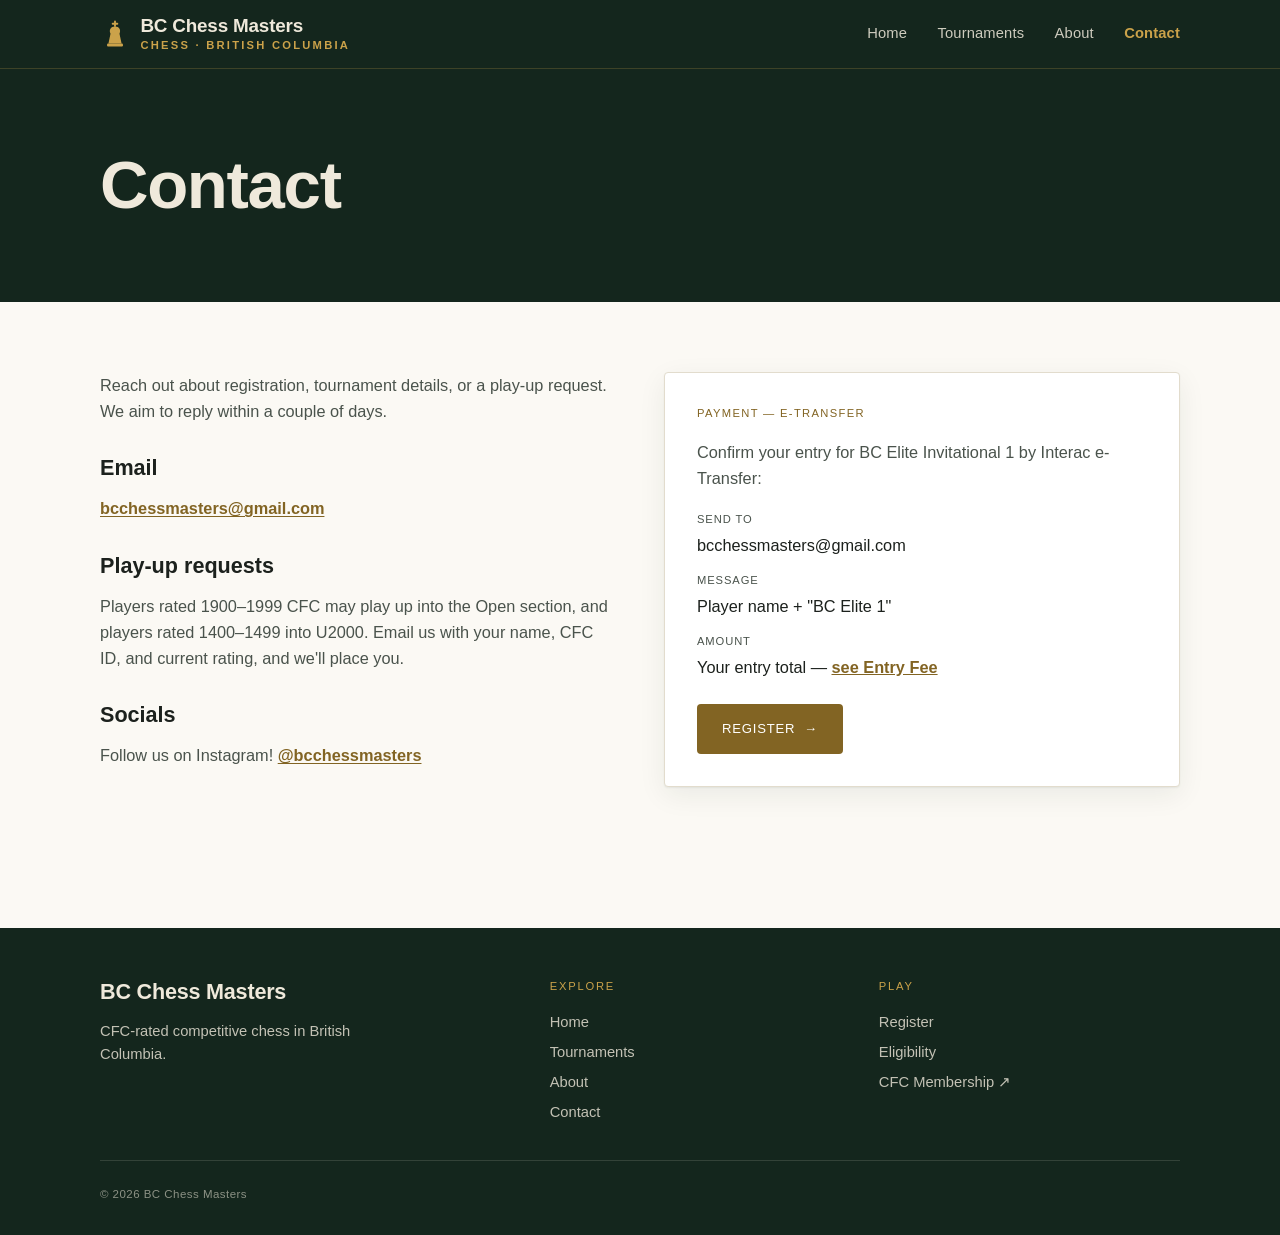
<file: contact.html>
<!DOCTYPE html>
<html lang="en">
<head>
  <meta charset="UTF-8" />
  <meta name="viewport" content="width=device-width, initial-scale=1.0" />
  <title>Contact — BC Chess Masters</title>
  <link rel="icon" type="image/png" sizes="32x32" href="/favicon-32x32.png">
  <meta name="description" content="Get in touch with BC Chess Masters — questions, play-up requests, and e-Transfer payment details for BC Elite Invitational 1." />
  <link rel="stylesheet" href="styles.css" />
</head>
<body>
  <a class="skip-link" href="#main">Skip to content</a>
  <!-- ============ HEADER ============ -->
  <header class="site-header">
    <div class="wrap">
      <a class="brand" href="index.html" aria-label="BC Chess Masters — home">
        <svg class="mark" viewBox="0 0 32 32" aria-hidden="true">
          <path d="M16 2.5v5M13.5 5h5" stroke="#cba24a" stroke-width="2" stroke-linecap="round"/>
          <path d="M16 8c-4.6 0-6.6 3.8-4.8 7.6L9 26h14l-2.2-10.4C22.6 11.8 20.6 8 16 8Z" fill="#cba24a"/>
          <rect x="7.5" y="26" width="17" height="3.4" rx="1.2" fill="#cba24a"/>
        </svg>
        <span class="brand-name">BC Chess Masters<span class="brand-sub">Chess · British Columbia</span></span>
      </a>
      <button class="nav-toggle" aria-expanded="false" aria-controls="primary-nav" aria-label="Toggle menu">☰</button>
      <nav class="nav" id="primary-nav" aria-label="Primary">
        <a href="index.html">Home</a>
        <a href="bc-elite-invitational-1.html">Tournaments</a>
        <a href="about.html">About</a>
        <a href="contact.html" aria-current="page">Contact</a>
      </nav>
    </div>
  </header>

  <main id="main">
  <!-- ============ HERO ============ -->
  <section class="hero">
    <div class="wrap" style="padding-block: clamp(3.5rem, 7vw, 5rem);">
      <h1 style="font-family:var(--font-display); font-size:clamp(2.4rem,6vw,4.2rem); font-weight:600; letter-spacing:-.02em; max-width:16ch;">
        Contact
      </h1>
    </div>
  </section>

  <!-- ============ CONTACT ============ -->
  <section class="section">
    <div class="wrap split">
      <div class="prose" style="margin-top:0;">
        <p>
          Reach out about registration, tournament details, or a play-up request.
          We aim to reply within a couple of days.
        </p>

        <h2>Email</h2>
        <p class="mono" style="color:var(--brass); font-weight:600;"><a href="mailto:bcchessmasters@gmail.com">bcchessmasters@gmail.com</a></p>

        <h2>Play-up requests</h2>
        <p>Players rated 1900–1999 CFC may play up into the Open section, and players rated 1400–1499 into U2000.
           Email us with your name, CFC ID, and current rating, and we'll place you.</p>

        <h2>Socials</h2>
        <p>Follow us on Instagram! <a class="mono" style="color:var(--brass); font-weight:600;" href="https://www.instagram.com/bcchessmasters">@bcchessmasters</a></p>
      </div>

      <aside class="card" style="align-self:start;">
        <p class="mono" style="font-size:.7rem; letter-spacing:.12em; text-transform:uppercase; color:var(--brass); margin-bottom:1rem;">Payment — e-Transfer</p>
        <p style="color:var(--ink-soft);">Confirm your entry for BC Elite Invitational 1 by Interac e-Transfer:</p>
        <dl style="display:grid; gap:.85rem; margin-top:1.25rem;">
          <div><dt class="mono" style="font-size:.7rem; text-transform:uppercase; letter-spacing:.08em; color:var(--ink-soft);">Send to</dt>
               <dd style="margin-top:.2rem;">bcchessmasters@gmail.com</dd></div>
          <div><dt class="mono" style="font-size:.7rem; text-transform:uppercase; letter-spacing:.08em; color:var(--ink-soft);">Message</dt>
               <dd class="mono" style="margin-top:.2rem;">Player name + "BC Elite 1"</dd></div>
          <div><dt class="mono" style="font-size:.7rem; text-transform:uppercase; letter-spacing:.08em; color:var(--ink-soft);">Amount</dt>
               <dd style="margin-top:.2rem;">Your entry total — <a href="bc-elite-invitational-1.html#fees" style="color:var(--brass); font-weight:600;">see Entry Fee</a></dd></div>
        </dl>
        <div style="margin-top:1.5rem;">
          <a class="btn btn--primary" href="bc-elite-invitational-1.html#register">Register <span class="arrow" aria-hidden="true">→</span></a>
        </div>
      </aside>
    </div>
  </section>

  </main>

  <!-- ============ FOOTER ============ -->
  <footer class="site-footer">
    <div class="wrap">
      <div class="footer-top">
        <div class="footer-brand">
          <span class="brand-name">BC Chess Masters</span>
          <p>CFC-rated competitive chess in British Columbia.</p>
        </div>
        <div class="footer-col">
          <p class="footer-head">Explore</p>
          <a href="index.html">Home</a>
          <a href="bc-elite-invitational-1.html">Tournaments</a>
          <a href="about.html">About</a>
          <a href="contact.html">Contact</a>
        </div>
        <div class="footer-col">
          <p class="footer-head">Play</p>
          <a href="bc-elite-invitational-1.html#register">Register</a>
          <a href="bc-elite-invitational-1.html#eligibility">Eligibility</a>
          <a href="https://www.chess.ca/en/players/membership-join/" target="_blank" rel="noopener">CFC Membership ↗</a>
        </div>
      </div>
      <div class="footer-bottom">
        <span>© 2026 BC Chess Masters</span>
      </div>
    </div>
  </footer>

  <script src="main.js"></script>
</body>
</html>
</file>
<file: styles.css>
/* =================================================================
   BC Chess Masters — shared stylesheet
   Colors: evergreen + brass + ivory. Plain system sans (Calibri/Segoe UI/Arial).
   ================================================================= */

/* ---------- Design tokens ---------- */
:root {
  /* Palette */
  --ink:        #1c211d;   /* primary text */
  --ink-soft:   #4a534c;   /* secondary text */
  --paper:      #fbf9f4;   /* page background */
  --ivory:      #efe9db;   /* light board square / surfaces */
  --ivory-line: #e2dccd;   /* hairlines on ivory */
  --forest:     #14261d;   /* deep field: hero, header, footer */
  --forest-2:   #1d3529;   /* raised surfaces on forest */
  --brass:      #826423;   /* accent — "masters" gold (AA on ivory/paper/white) */
  --brass-lit:  #cba24a;   /* accent on dark */
  --danger:     #8a3b2e;   /* deadlines / important notes */

  /* Placeholder highlight */
  --tbd-bg:     #fbeccb;
  --tbd-border: #d9a93a;
  --tbd-text:   #6b4e12;

  /* Type — plain system sans throughout */
  --font-display: Calibri, "Segoe UI", Arial, Helvetica, sans-serif;
  --font-body:    Calibri, "Segoe UI", Arial, Helvetica, sans-serif;
  --font-mono:    Calibri, "Segoe UI", Arial, Helvetica, sans-serif;

  /* Rhythm */
  --wrap: 1080px;
  --wrap-narrow: 760px;
  --gap: clamp(1rem, 2.5vw, 1.75rem);
  --section-y: clamp(2.75rem, 5.5vw, 4.5rem);
  --radius: 4px;
  --shadow: 0 1px 2px rgba(20,38,29,.06), 0 8px 28px rgba(20,38,29,.07);
}

/* ---------- Reset ---------- */
*, *::before, *::after { box-sizing: border-box; }
* { margin: 0; }
html { -webkit-text-size-adjust: 100%; scroll-behavior: smooth; }
body {
  font-family: var(--font-body);
  color: var(--ink);
  background: var(--paper);
  line-height: 1.6;
  font-size: 1.02rem;
  -webkit-font-smoothing: antialiased;
  text-rendering: optimizeLegibility;
}
img, svg { display: block; max-width: 100%; }
a { color: inherit; }
h1, h2, h3, h4 { line-height: 1.08; font-weight: 600; }

@media (prefers-reduced-motion: reduce) {
  html { scroll-behavior: auto; }
  *, *::before, *::after { animation-duration: .001ms !important; transition-duration: .001ms !important; }
}

/* ---------- Layout helpers ---------- */
.wrap { width: min(100% - 2.5rem, var(--wrap)); margin-inline: auto; }
.wrap-narrow { width: min(100% - 2.5rem, var(--wrap-narrow)); margin-inline: auto; }
.section { padding-block: var(--section-y); }
.section--ivory { background: var(--ivory); border-block: 1px solid var(--ivory-line); }

/* Two-column splits (collapse to one column on narrow screens) */
.split { display: grid; grid-template-columns: 1fr 1fr; gap: clamp(1.5rem, 4vw, 3rem); }
.split-wide { display: grid; grid-template-columns: 1.5fr 1fr; gap: clamp(1.5rem, 4vw, 3rem); }
.split-feature { display: grid; grid-template-columns: 1.3fr .9fr; gap: 2rem; align-items: center; }

/* Stat list beside the featured event. The rule is a column divider, so once the
   columns stack it has to become a horizontal one — a left border with 2rem of
   indent reads as a stray hanging line on a phone. */
.feature-stats {
  display: grid;
  gap: 1rem;
  border-left: 1px solid var(--ivory-line);
  padding-left: 2rem;
}

@media (max-width: 780px) {
  .split, .split-wide, .split-feature { grid-template-columns: 1fr; }
  .feature-stats {
    border-left: 0;
    padding-left: 0;
    border-top: 1px solid var(--ivory-line);
    padding-top: 1.5rem;
  }
}

.eyebrow {
  font-family: var(--font-mono);
  font-size: .72rem;
  letter-spacing: .22em;
  text-transform: uppercase;
  color: var(--brass);
  font-weight: 500;
  margin-bottom: 1rem;
}

.section-title {
  font-family: var(--font-display);
  font-size: clamp(1.9rem, 4vw, 2.7rem);
  font-weight: 600;
  letter-spacing: -.01em;
  font-optical-sizing: auto;
}
.lede {
  font-size: clamp(1.05rem, 2.3vw, 1.22rem);
  color: var(--ink-soft);
  max-width: 60ch;
  margin-top: 1rem;
}

/* Mono = the "scoresheet" data thread */
.mono { font-family: var(--font-mono); font-variant-numeric: tabular-nums; }

/* ---------- Placeholder / to-confirm marker ---------- */
.tbd {
  font-family: var(--font-mono);
  font-size: .82em;
  background: var(--tbd-bg);
  color: var(--tbd-text);
  border: 1px dashed var(--tbd-border);
  border-radius: 3px;
  padding: .08em .45em;
  white-space: nowrap;
}
.tbd::before { content: "\270e\00a0"; } /* pencil */

/* ---------- Buttons ---------- */
.btn {
  display: inline-flex;
  align-items: center;
  gap: .55rem;
  font-family: var(--font-mono);
  font-size: .82rem;
  letter-spacing: .06em;
  text-transform: uppercase;
  font-weight: 500;
  text-decoration: none;
  padding: .85rem 1.5rem;
  border-radius: var(--radius);
  border: 1px solid transparent;
  cursor: pointer;
  transition: transform .15s ease, background .15s ease, border-color .15s ease, color .15s ease;
}
.btn:hover { transform: translateY(-1px); }
.btn--primary { background: var(--brass); color: #ffffff !important; text-decoration: none; }
.btn--primary:hover { background: #6b511c; color: #ffffff !important; }
.btn--ghost { background: transparent; color: var(--forest); border-color: rgba(20,38,29,.25); text-decoration: none; }
.btn--ghost:hover { border-color: var(--forest); color: var(--forest); }
.btn--on-dark { background: var(--brass-lit); color: var(--forest); }
.btn--on-dark:hover { background: #dbb45c; }
.btn--ghost-dark { background: transparent; color: var(--ivory); border-color: rgba(239,233,219,.35); }
.btn--ghost-dark:hover { border-color: var(--ivory); }
.btn--lg { padding: 1.05rem 2.1rem; font-size: .95rem; }
.btn .arrow { transition: transform .15s ease; }
.btn:hover .arrow { transform: translateX(3px); }

/* ---------- Header ---------- */
.site-header {
  position: sticky;
  top: 0;
  z-index: 50;
  background: var(--forest);
  color: var(--ivory);
  border-bottom: 1px solid rgba(203,162,74,.22);
}
.site-header .wrap {
  display: flex;
  align-items: center;
  justify-content: space-between;
  min-height: 68px;
}
.brand {
  display: inline-flex;
  align-items: center;
  gap: .65rem;
  text-decoration: none;
  color: var(--ivory);
}
.brand .mark { width: 30px; height: 30px; flex: none; }
.brand-name {
  font-family: var(--font-display);
  font-size: 1.18rem;
  font-weight: 600;
  letter-spacing: -.01em;
  line-height: 1;
}
.brand-sub {
  display: block;
  font-family: var(--font-mono);
  font-size: .7rem;
  letter-spacing: .2em;
  text-transform: uppercase;
  color: var(--brass-lit);
  margin-top: .28rem;
}
.nav-toggle {
  display: none;
  background: none;
  border: 1px solid rgba(239,233,219,.3);
  border-radius: var(--radius);
  color: var(--ivory);
  padding: .45rem .6rem;
  cursor: pointer;
  font-size: 1.1rem;
  line-height: 1;
}
.nav {
  display: flex;
  align-items: center;
  gap: 1.9rem;
}
.nav a {
  text-decoration: none;
  color: var(--ivory);
  font-size: .92rem;
  letter-spacing: .01em;
  opacity: .85;
  transition: opacity .15s ease, color .15s ease;
}
.nav a:hover, .nav a[aria-current="page"] { opacity: 1; color: var(--brass-lit); }
.nav a[aria-current="page"] { font-weight: 600; }

@media (max-width: 760px) {
  .nav-toggle { display: block; }
  .nav {
    position: absolute;
    top: 100%; left: 0; right: 0;
    flex-direction: column;
    align-items: stretch;
    gap: 0;
    background: var(--forest);
    border-bottom: 1px solid rgba(203,162,74,.22);
    padding: .5rem 0 1rem;
    display: none;
  }
  .nav.open { display: flex; }
  .nav a { padding: .85rem 1.25rem; width: min(100% - 2.5rem, var(--wrap)); margin-inline: auto; opacity: .95; }
  .nav a + a { border-top: 1px solid rgba(239,233,219,.08); }
}

/* ---------- Hero (shared base) ---------- */
.hero {
  position: relative;
  background: var(--forest);
  color: var(--ivory);
  overflow: hidden;
}
.hero > .wrap { position: relative; z-index: 1; }

/* ---------- Cards ---------- */
.card {
  background: #fff;
  border: 1px solid var(--ivory-line);
  border-radius: var(--radius);
  padding: clamp(1.4rem, 3vw, 2rem);
  box-shadow: var(--shadow);
}

/* ---------- Tables ---------- */
.table-scroll { overflow-x: auto; -webkit-overflow-scrolling: touch; }
table.data {
  width: 100%;
  border-collapse: collapse;
  min-width: 460px;
}
table.data caption { text-align: left; color: var(--ink-soft); font-size: .9rem; margin-bottom: .75rem; }
table.data th, table.data td {
  text-align: left;
  padding: .8rem 1rem;
  border-bottom: 1px solid var(--ivory-line);
  vertical-align: baseline;
}
table.data thead th {
  font-family: var(--font-mono);
  font-size: .7rem;
  letter-spacing: .12em;
  text-transform: uppercase;
  color: var(--ink-soft);
  font-weight: 500;
}
table.data tbody tr:last-child td { border-bottom: 0; }
table.data .num { font-family: var(--font-mono); font-variant-numeric: tabular-nums; }
/* Sortable headers: the button must be visually indistinguishable from a plain
   th label, so it inherits the header's type treatment rather than restating it.
   The arrow is the only added ink — hidden until hover, solid on the active column. */
.th-sort {
  display: inline-flex;
  align-items: center;
  gap: .4rem;
  background: none;
  border: 0;
  /* Fill the header cell rather than just wrapping the label. Padding alone
     would double the cell's own; the matching negative margin pulls the button
     back out to the cell edges, giving a ~44px target instead of ~18px. */
  padding: .8rem 1rem;
  margin: -.8rem -1rem;
  font: inherit;
  color: inherit;
  letter-spacing: inherit;
  text-transform: inherit;
  cursor: pointer;
  transition: color .15s ease;
}
.th-sort:hover { color: var(--ink); }
.th-arrow {
  color: var(--ink-soft);
  font-size: .9em;
}
th[aria-sort="ascending"] .th-arrow,
th[aria-sort="descending"] .th-arrow { color: var(--brass); }

.round-tag {
  display: inline-block;
  font-family: var(--font-mono);
  font-weight: 700;
  color: var(--forest);
  background: var(--ivory);
  border: 1px solid var(--ivory-line);
  border-radius: 3px;
  padding: .1rem .5rem;
  font-size: .82rem;
}

/* ---------- Definition rows (format/eligibility) ---------- */
.spec-list { display: grid; gap: 1.1rem; margin-top: 1.5rem; }
.spec {
  display: grid;
  grid-template-columns: 190px 1fr;
  gap: 1.25rem;
  padding-bottom: 1.1rem;
  border-bottom: 1px solid var(--ivory-line);
}
.spec:last-child { border-bottom: 0; padding-bottom: 0; }
.spec dt {
  font-family: var(--font-mono);
  font-size: .74rem;
  letter-spacing: .1em;
  text-transform: uppercase;
  color: var(--brass);
  padding-top: .15rem;
}
.spec dd { color: var(--ink); }
.spec dd small { display: block; color: var(--ink-soft); margin-top: .3rem; }
@media (max-width: 620px) {
  .spec { grid-template-columns: 1fr; gap: .35rem; }
}

/* ---------- Fee / price ---------- */
.fee-grid {
  display: grid;
  grid-template-columns: repeat(auto-fit, minmax(220px, 1fr));
  gap: var(--gap);
  margin-top: 2rem;
}
.fee {
  border: 1px solid var(--ivory-line);
  border-radius: var(--radius);
  background: #fff;
  padding: 1.5rem;
}
.fee.is-early { border-color: var(--brass); box-shadow: 0 0 0 1px var(--brass); }
.fee .fee-label {
  font-family: var(--font-mono);
  font-size: .72rem;
  letter-spacing: .12em;
  text-transform: uppercase;
  color: var(--ink-soft);
}
.fee .fee-amount {
  font-family: var(--font-display);
  font-size: 2.6rem;
  font-weight: 600;
  margin: .3rem 0 .15rem;
}
.fee .fee-note { font-size: .88rem; color: var(--ink-soft); }
.fee .fee-flag {
  display: inline-block;
  margin-bottom: .6rem;
  font-family: var(--font-mono);
  font-size: .7rem;
  letter-spacing: .1em;
  text-transform: uppercase;
  color: var(--brass);
}
.addons { margin-top: 1.75rem; display: grid; gap: .6rem; }
.addon {
  display: flex; justify-content: space-between; gap: 1rem;
  padding: .75rem 1rem;
  background: #fff;
  border: 1px solid var(--ivory-line);
  border-radius: var(--radius);
}
.addon .addon-price { font-family: var(--font-mono); font-weight: 700; color: var(--brass); }

/* Deadline pill */
.deadline {
  display: inline-flex; align-items: center; gap: .5rem;
  font-family: var(--font-mono);
  font-size: .8rem;
  color: var(--danger);
  background: #f7e7e3;
  border: 1px solid #e3bcb2;
  border-radius: 999px;
  padding: .35rem .85rem;
}

/* ---------- Register block ---------- */
.register {
  background: var(--forest);
  color: var(--ivory);
  border-radius: var(--radius);
  padding: clamp(1.75rem, 4vw, 2.75rem);
}
.register h3 { font-family: var(--font-display); font-size: 1.7rem; }
.etransfer {
  margin-top: 1.5rem;
  border-top: 1px solid rgba(239,233,219,.16);
  padding-top: 1.25rem;
  font-size: .95rem;
  color: rgba(239,233,219,.85);
}
.etransfer .kv { font-family: var(--font-mono); color: var(--brass-lit); }

/* ---------- Sub-nav (tournament page) ---------- */
.subnav {
  position: sticky;
  top: 68px;
  z-index: 40;
  background: rgba(251,249,244,.92);
  backdrop-filter: blur(8px);
  border-bottom: 1px solid var(--ivory-line);
}
.subnav .wrap { display: flex; gap: .25rem; overflow-x: auto; -webkit-overflow-scrolling: touch; scrollbar-width: none; }
.subnav .wrap::-webkit-scrollbar { display: none; }
.subnav a {
  flex: none;
  text-decoration: none;
  color: var(--ink-soft);
  font-family: var(--font-mono);
  font-size: .72rem;
  letter-spacing: .06em;
  text-transform: uppercase;
  padding: .95rem .85rem;
  border-bottom: 2px solid transparent;
  transition: color .15s ease, border-color .15s ease;
  white-space: nowrap;
}
.subnav a:hover { color: var(--ink); }
.subnav a.active { color: var(--forest); border-bottom-color: var(--brass); }
/* Offset anchors so the sticky header + sub-nav don't cover headings.
   The fragment target is the <section id="...">, not the inner .wrap that
   carries .anchor — the browser reads scroll-margin from the element it
   scrolls to, so both need it or the section lands flush under the bars. */
.anchor,
.section[id] { scroll-margin-top: 130px; }

/* ---------- Callout ---------- */
.callout {
  border-left: 3px solid var(--brass);
  background: var(--ivory);
  border-radius: 0 var(--radius) var(--radius) 0;
  padding: 1.1rem 1.35rem;
  margin-top: 1.5rem;
}
.callout p { color: var(--ink); font-size: .96rem; }
.callout a { color: var(--brass); font-weight: 600; }

/* ---------- Prose ---------- */
.prose p { margin-top: 1rem; color: var(--ink-soft); max-width: 68ch; }
/* Any first child, not just a paragraph. A .prose block opening with a heading
   would otherwise inherit the 2rem heading margin and push itself away from the
   section title above it. */
.prose > :first-child { margin-top: 0; }
.prose a:not(.btn) { color: var(--brass); text-decoration: underline; text-underline-offset: 2px; }
.prose ul { margin-top: 1rem; padding-left: 1.2rem; color: var(--ink-soft); max-width: 68ch; }
.prose li { margin-top: .4rem; }
.prose h2, .prose h3 {
  font-family: var(--font-display);
  font-size: 1.35rem;
  margin-top: 2rem;
}

/* ---------- Footer ---------- */
.site-footer {
  background: var(--forest);
  color: rgba(239,233,219,.8);
  padding-block: 3.25rem 2rem;
  margin-top: var(--section-y);
}
.footer-top {
  display: grid;
  grid-template-columns: 1.4fr 1fr 1fr;
  gap: var(--gap);
  padding-bottom: 2rem;
  border-bottom: 1px solid rgba(239,233,219,.14);
}
.footer-brand .brand-name { color: var(--ivory); font-size: 1.35rem; }
.footer-brand p { margin-top: .85rem; font-size: .92rem; max-width: 34ch; }
.footer-col .footer-head {
  font-family: var(--font-mono);
  font-size: .7rem;
  letter-spacing: .16em;
  text-transform: uppercase;
  color: var(--brass-lit);
  margin-bottom: 1rem;
  font-weight: 500;
  line-height: 1.08;
}
.footer-col a { display: block; text-decoration: none; color: rgba(239,233,219,.8); font-size: .92rem; padding: .2rem 0; }
.footer-col a:hover { color: var(--brass-lit); }
.footer-bottom {
  display: flex; justify-content: space-between; flex-wrap: wrap; gap: .5rem;
  padding-top: 1.5rem;
  font-family: var(--font-mono);
  font-size: .72rem;
  letter-spacing: .04em;
  color: rgba(239,233,219,.55);
}
@media (max-width: 680px) {
  .footer-top { grid-template-columns: 1fr 1fr; }
  .footer-brand { grid-column: 1 / -1; }
}

/* ---------- Skip link ---------- */
.skip-link {
  position: absolute;
  left: -9999px;
  top: 0;
  z-index: 100;
  background: var(--brass);
  color: #fff;
  font-family: var(--font-mono);
  font-size: .85rem;
  padding: .75rem 1.25rem;
  border-radius: 0 0 var(--radius) 0;
  text-decoration: none;
}
.skip-link:focus {
  left: 0;
}

/* ---------- Focus visibility ----------
   The Two Brasses Rule applies to the focus ring too. The deep brass carries it
   on light surfaces (5.5:1 on white); the lit brass carries it on the dark ones
   (6.6:1 on forest). Swapped, either direction lands near 2.4–2.9:1 — under the
   3:1 floor WCAG 2.2 sets for non-text indicators. `.register` is a dark surface
   and must be in the second list. */
a:focus-visible, button:focus-visible, .btn:focus-visible {
  outline: 2px solid var(--brass);
  outline-offset: 3px;
  border-radius: 2px;
}
.hero a:focus-visible, .hero button:focus-visible, .hero .btn:focus-visible,
.site-header a:focus-visible, .site-header button:focus-visible,
.site-footer a:focus-visible, .site-footer button:focus-visible,
.register a:focus-visible, .register button:focus-visible, .register .btn:focus-visible,
.skip-link:focus-visible {
  outline-color: var(--brass-lit);
}

/* ---------- Roster freshness line ---------- */
.roster-meta {
  margin-top: .75rem;
  font-size: .9rem;
  color: var(--ink-soft);
}
.roster-meta .roster-count { color: var(--ink); font-weight: 600; }

/* ---------- Player title abbreviation (CM / NM / FM / IM / GM) ----------
   Owner decision: the lit brass is kept here deliberately. It measures
   2.38:1 on white, below the AA floor the rest of the site holds to.
   Do not "fix" this to --brass without asking. */
.title-abbr {
  font-weight: 700;
  color: var(--brass-lit);
  text-decoration: none;          /* suppress the UA dotted underline on <abbr> */
  cursor: help;
}
</file>
